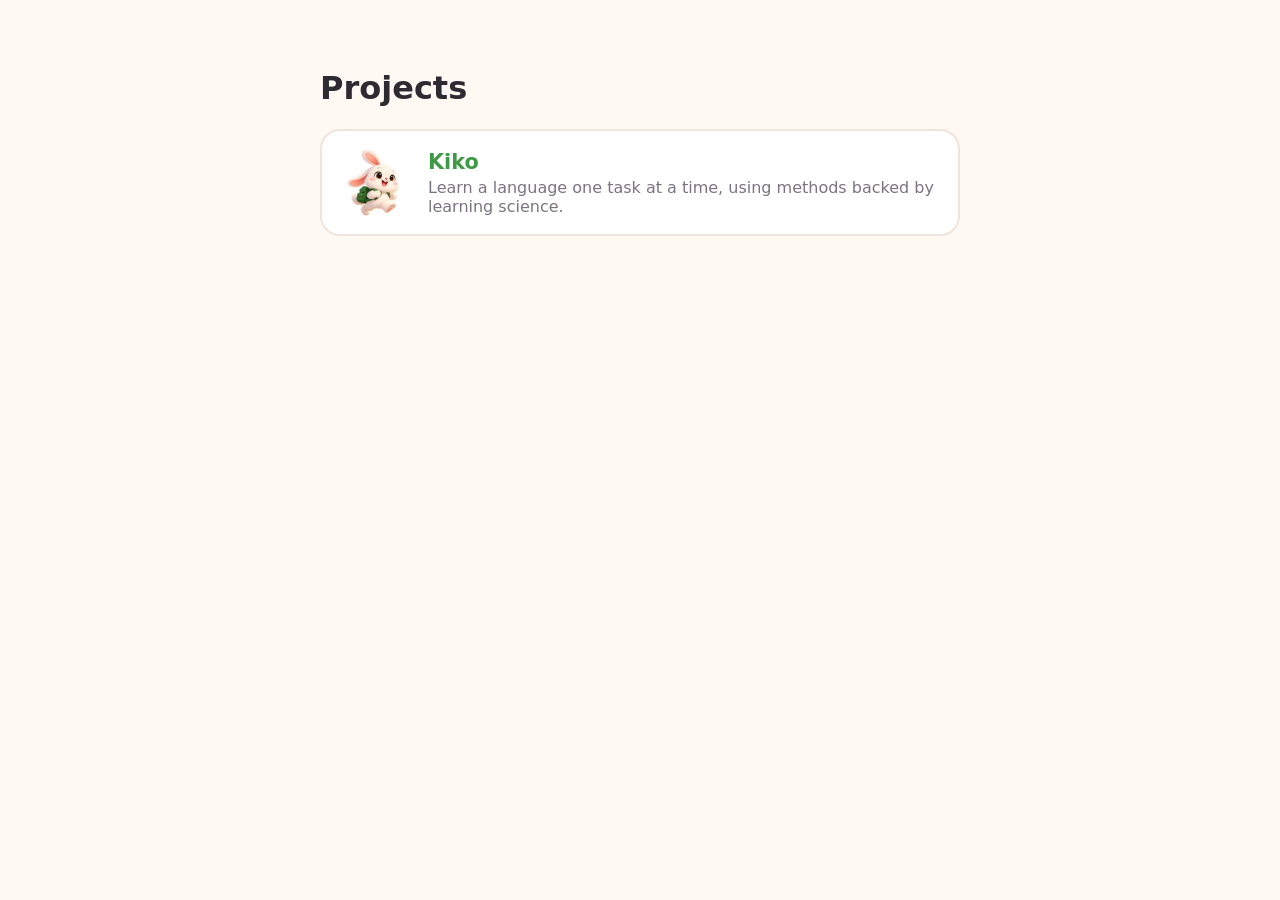
<file: index.html>
<!doctype html>
<html lang="en">
<head>
  <meta charset="utf-8">
  <meta name="viewport" content="width=device-width, initial-scale=1">
  <title>Portfolio</title>
  <link rel="icon" href="kiko/assets/kiko-192.png">
  <style>
    :root { --bg: #fff8f3; --ink: #2d2a32; --muted: #7b7480; --card: #fff; --line: #f0e4dc; --green: #3f9a46; }
    @media (prefers-color-scheme: dark) { :root { --bg: #1d1b20; --ink: #f5eff2; --muted: #a9a1ad; --card: #2a272e; --line: #3a363f; --green: #5bbb62; } }
    body { margin: 0; font-family: system-ui, sans-serif; background: var(--bg); color: var(--ink); }
    main { max-width: 640px; margin: 0 auto; padding: 48px 16px; }
    a.card { display: flex; align-items: center; gap: 16px; padding: 18px; border: 2px solid var(--line); border-radius: 20px; background: var(--card); color: inherit; text-decoration: none; }
    a.card:hover { border-color: var(--green); }
    a.card img { width: 72px; height: auto; }
    a.card b { font-size: 1.3rem; color: var(--green); }
    a.card p { margin: 4px 0 0; color: var(--muted); }
  </style>
</head>
<body>
  <main>
    <h1>Projects</h1>
    <a class="card" href="kiko/">
      <img src="kiko/assets/kiko-192.png" alt="Kiko the bunny">
      <div><b>Kiko</b><p>Learn a language one task at a time, using methods backed by learning science.</p></div>
    </a>
  </main>
</body>
</html>
</file>
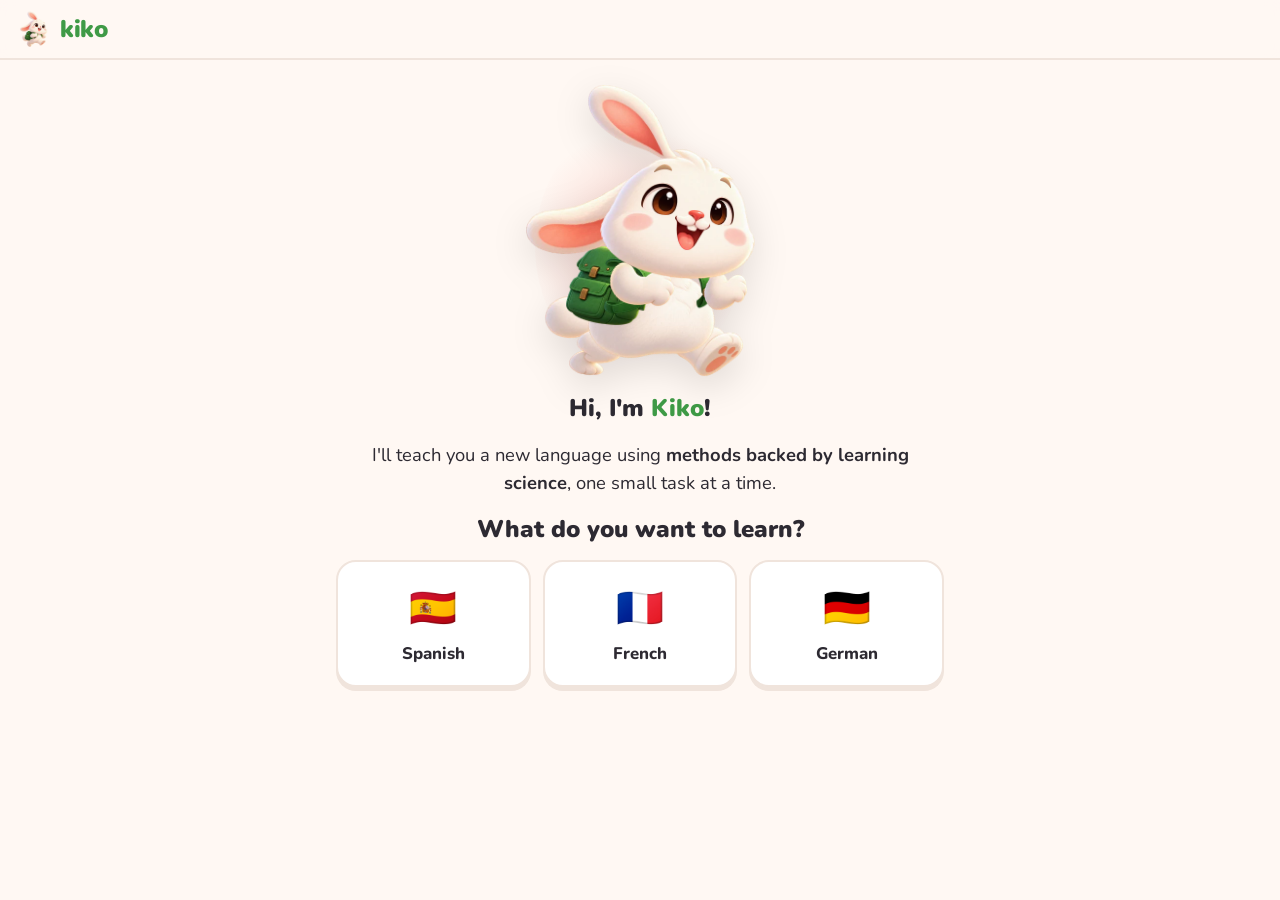
<file: kiko/index.html>
<!doctype html>
<html lang="en">
<head>
  <meta charset="utf-8">
  <meta name="viewport" content="width=device-width, initial-scale=1">
  <title>Kiko · Learn languages the science-backed way</title>
  <meta name="description" content="Kiko teaches you a language one task at a time, using spaced repetition, retrieval practice, comprehensible input and other evidence-based methods.">
  <meta name="theme-color" content="#3f9a46">
  <link rel="icon" href="assets/kiko-192.png">
  <link rel="apple-touch-icon" href="assets/kiko-192.png">
  <link rel="preconnect" href="https://fonts.googleapis.com">
  <link rel="preconnect" href="https://fonts.gstatic.com" crossorigin>
  <link href="https://fonts.googleapis.com/css2?family=Nunito:wght@400;600;800;900&display=swap" rel="stylesheet">
  <link rel="stylesheet" href="styles.css?v=11">
</head>
<body>
  <header class="topbar">
    <button id="logo" class="logo" aria-label="Kiko home">
      <img src="assets/kiko-192.png" alt=""><span>kiko</span>
    </button>
    <div id="hud" class="hud"></div>
  </header>
  <main id="app" class="app"></main>
  <div id="sheet"></div>
  <script src="data.js?v=11"></script>
  <script src="kiko-rig.js?v=11"></script>
  <script src="app.js?v=11"></script>
</body>
</html>
</file>
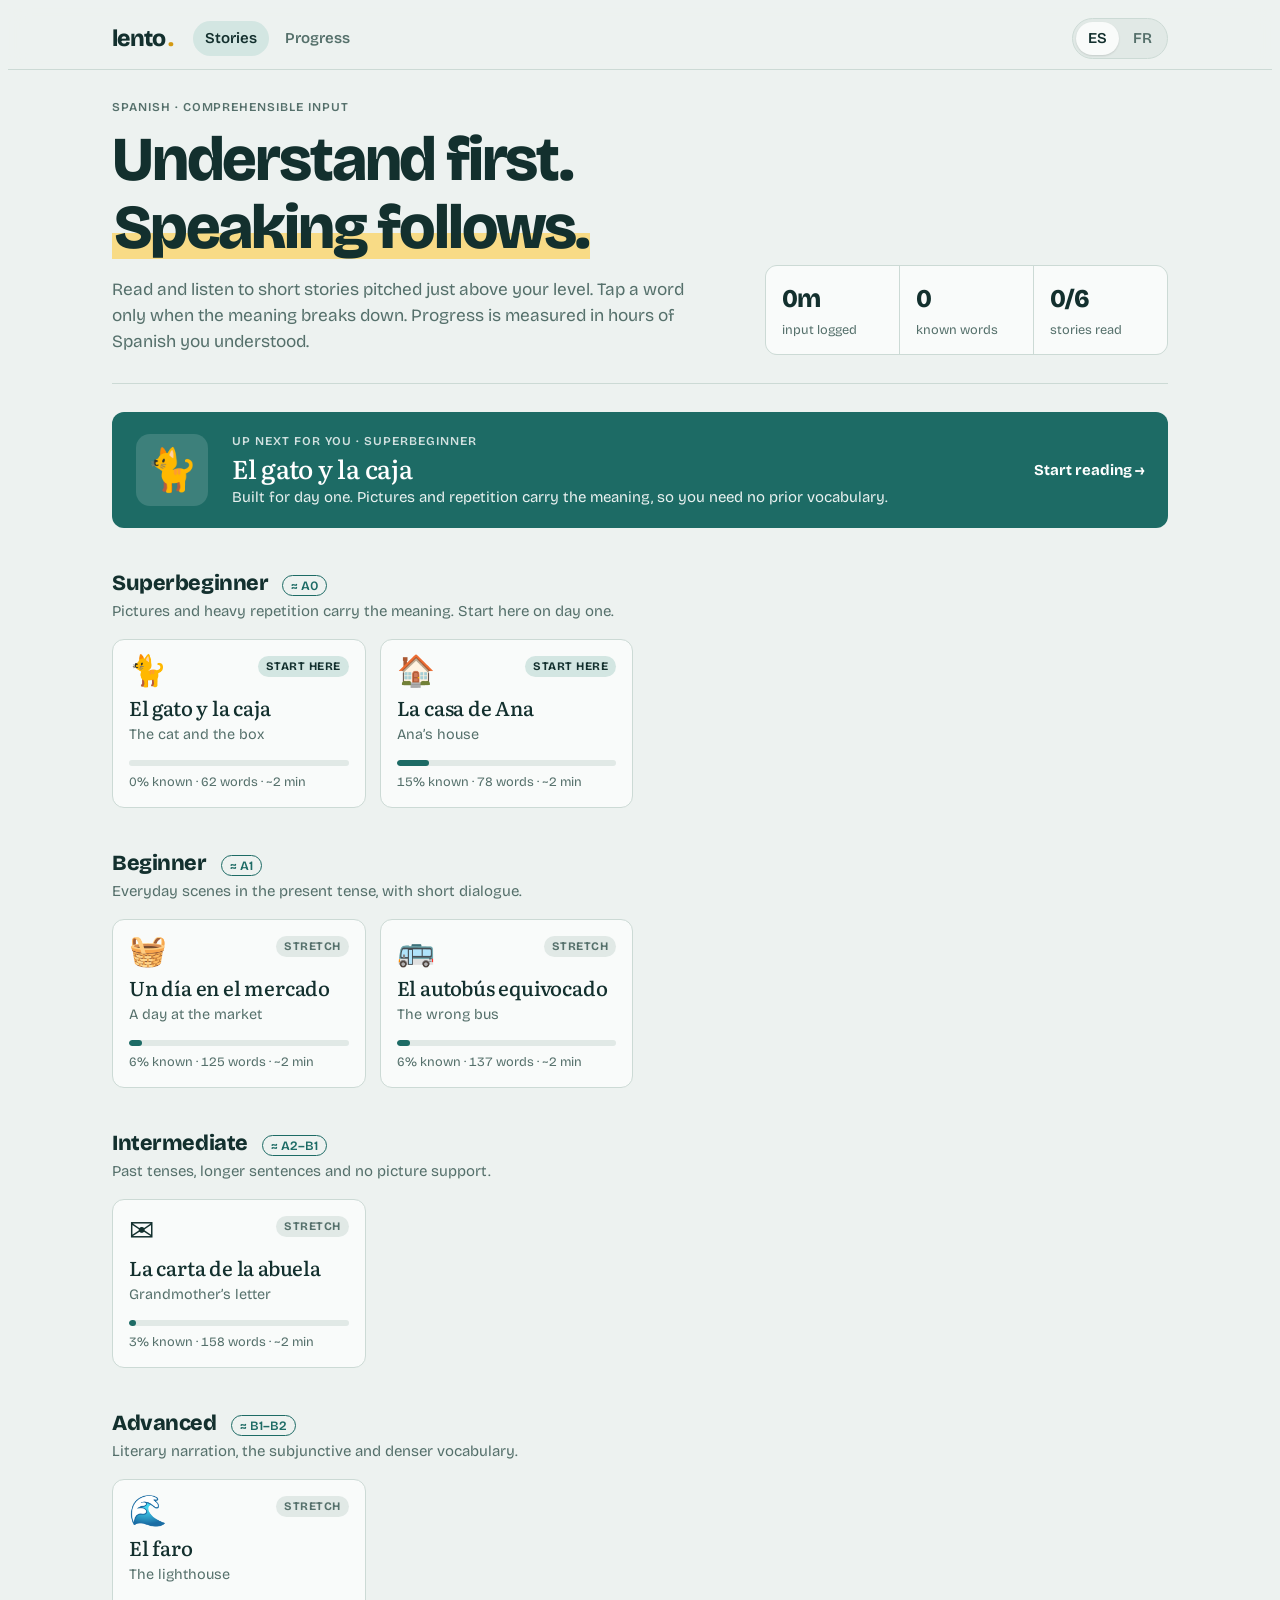
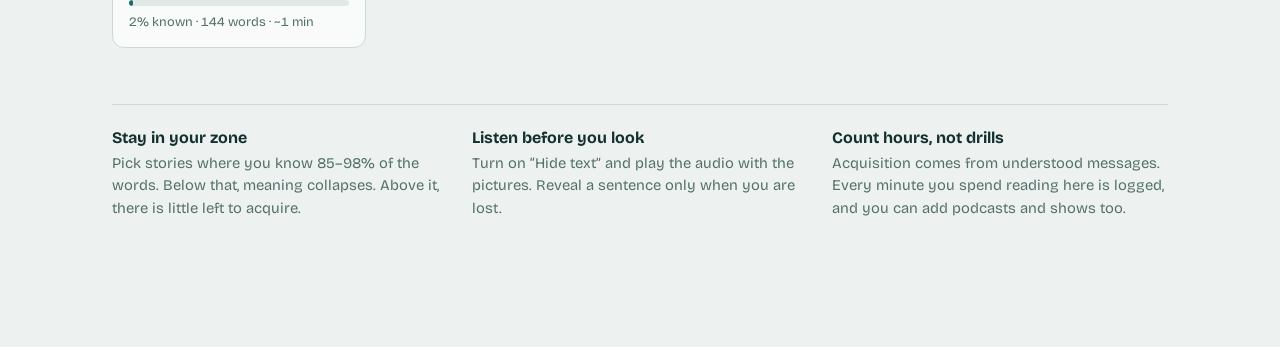
<file: lento/index.html>
<!doctype html>
<html lang="en">
<head>
<meta charset="utf-8">
<meta name="viewport" content="width=device-width, initial-scale=1, viewport-fit=cover">
<title>Lento Reader</title>
<meta name="claude:viewport-fit-sides" content="cover">
<meta name="description" content="Learn Spanish and French through comprehensible input: graded stories with pictures, audio and tap-to-gloss words.">
<link rel="preconnect" href="https://fonts.googleapis.com">
<link rel="preconnect" href="https://fonts.gstatic.com" crossorigin>
<link rel="stylesheet" href="https://fonts.googleapis.com/css2?family=Bricolage+Grotesque:opsz,wght@12..96,400;12..96,600;12..96,800&family=Literata:ital,opsz,wght@0,7..72,400;0,7..72,500;1,7..72,400&display=swap">
<style>
/* Layout: a slim sticky bar over one calm column; the library is a shelf per level, the reader a single 42rem reading column. */
:root {
  --bg: #EDF2F0; --surface: #F9FBFA; --sunk: #E1E9E6; --ink: #13302E; --muted: #55706B; --line: #CCDAD5;
  --accent: #1D6B65; --accent-ink: #FFFFFF; --accent-soft: #D3E6E2;
  --mark: #D39A12; --mark-bg: #F8DB86; --mark-fg: #3A2A00;
  --good: #2A774A; --bad: #AE3F2A;
  --f-ui: "Bricolage Grotesque", "Avenir Next", "Segoe UI", system-ui, sans-serif;
  --f-read: "Literata", Georgia, "Times New Roman", serif;
  --r: 12px;
}
@media (prefers-color-scheme: dark) {
  :root:not([data-theme="light"]) {
    --bg: #0C1615; --surface: #13201E; --sunk: #0A1211; --ink: #E0EAE7; --muted: #8DA39E; --line: #233431;
    --accent: #5BC0B5; --accent-ink: #052320; --accent-soft: #173B37;
    --mark: #E8B53E; --mark-bg: #5A4513; --mark-fg: #FCE8B2;
    --good: #5DC48B; --bad: #EE8B74; color-scheme: dark;
  }
}
:root[data-theme="dark"] {
  --bg: #0C1615; --surface: #13201E; --sunk: #0A1211; --ink: #E0EAE7; --muted: #8DA39E; --line: #233431;
  --accent: #5BC0B5; --accent-ink: #052320; --accent-soft: #173B37;
  --mark: #E8B53E; --mark-bg: #5A4513; --mark-fg: #FCE8B2;
  --good: #5DC48B; --bad: #EE8B74; color-scheme: dark;
}

* { box-sizing: border-box; }
[hidden] { display: none !important; }
body { background: var(--bg); color: var(--ink); font-family: var(--f-ui); font-size: 15px; line-height: 1.5; }
body::before { content: ""; position: fixed; inset: 0 0 auto; height: env(safe-area-inset-top, 0px); z-index: 10; background: var(--bg); }
a { color: inherit; }
button, input, select { font: inherit; color: inherit; }
:focus-visible { outline: 2px solid var(--accent); outline-offset: 2px; border-radius: 4px; }
h1, h2, h3 { text-wrap: balance; margin: 0; line-height: 1.1; }
p { margin: 0; }

.wrap { max-width: 68rem; margin: 0 auto; padding-left: max(16px, env(safe-area-inset-left, 0px)); padding-right: max(16px, env(safe-area-inset-right, 0px)); }

/* top bar */
.bar { position: sticky; top: env(safe-area-inset-top, 0px); z-index: 5; background: color-mix(in srgb, var(--bg) 88%, transparent); backdrop-filter: blur(10px); border-bottom: 1px solid var(--line); }
.bar .wrap { display: flex; align-items: center; gap: 12px 20px; flex-wrap: wrap; padding-block: 10px; }
.brand { font-weight: 800; font-size: 1.45rem; letter-spacing: -0.03em; text-decoration: none; display: flex; align-items: baseline; gap: 2px; }
.brand i { font-style: normal; color: var(--mark); }
.nav { display: flex; gap: 4px; margin-right: auto; }
.nav a { text-decoration: none; padding: 6px 12px; border-radius: 999px; color: var(--muted); font-weight: 600; }
.nav a[aria-current="page"] { background: var(--accent-soft); color: var(--ink); }
.seg { display: inline-flex; background: var(--sunk); border: 1px solid var(--line); border-radius: 999px; padding: 3px; gap: 2px; }
.seg button { border: 0; background: none; padding: 5px 12px; border-radius: 999px; cursor: pointer; font-weight: 600; color: var(--muted); }
.seg button[aria-pressed="true"] { background: var(--surface); color: var(--ink); box-shadow: 0 1px 2px rgb(0 0 0 / .12); }

main { padding-block: 28px 120px; }
.eyebrow { font-size: .75rem; font-weight: 600; letter-spacing: .08em; text-transform: uppercase; color: var(--muted); }

/* buttons */
.btn { display: inline-flex; align-items: center; gap: 8px; border: 1px solid var(--line); background: var(--surface); padding: 9px 16px; border-radius: 999px; font-weight: 600; cursor: pointer; text-decoration: none; white-space: nowrap; }
.btn:hover { border-color: var(--accent); }
.btn.primary { background: var(--accent); color: var(--accent-ink); border-color: var(--accent); }
.btn.primary:hover { filter: brightness(1.08); }
.btn.small { padding: 5px 11px; font-size: .85rem; }
.btn.danger { color: var(--bad); }
.btn svg { width: 14px; height: 14px; fill: currentColor; }

/* library */
.intro { display: grid; grid-template-columns: minmax(0, 1.5fr) minmax(0, 1fr); gap: 24px 48px; align-items: end; padding-bottom: 28px; border-bottom: 1px solid var(--line); }
.intro h1 { font-size: clamp(2.2rem, 5.5vw, 3.9rem); font-weight: 800; letter-spacing: -0.035em; margin-block: 10px 14px; }
.intro h1 span { background: linear-gradient(transparent 58%, var(--mark-bg) 58% 92%, transparent 92%); padding-inline: 2px; }
.lede { font-size: 1.08rem; color: var(--muted); max-width: 38rem; }
.stats { display: grid; grid-template-columns: repeat(3, minmax(0, 1fr)); gap: 1px; background: var(--line); border: 1px solid var(--line); border-radius: var(--r); overflow: hidden; }
.stats div { background: var(--surface); padding: 14px 16px; display: flex; flex-direction: column; gap: 2px; }
.stats b { font-size: 1.6rem; font-weight: 800; letter-spacing: -0.02em; font-variant-numeric: tabular-nums; }
.stats span { font-size: .8rem; color: var(--muted); }

.upnext { margin-top: 28px; display: grid; grid-template-columns: auto minmax(0, 1fr) auto; gap: 18px 24px; align-items: center; padding: 20px 24px; border-radius: var(--r); background: var(--accent); color: var(--accent-ink); text-decoration: none; }
.upnext .eyebrow { color: inherit; opacity: .8; }
.upnext h2 { font-size: 1.6rem; font-weight: 800; margin-block: 4px; font-family: var(--f-read); font-weight: 500; letter-spacing: -0.01em; }
.upnext p { opacity: .9; max-width: 44rem; }
.upnext .cover { font-size: 2.6rem; width: 4.5rem; height: 4.5rem; display: grid; place-items: center; border-radius: 14px; background: rgb(255 255 255 / .14); }
.upnext .go { font-weight: 700; white-space: nowrap; }

.shelf { margin-top: 44px; }
.shelf-head { display: flex; flex-wrap: wrap; align-items: baseline; gap: 4px 14px; margin-bottom: 16px; }
.shelf-head h2 { font-size: 1.35rem; font-weight: 800; letter-spacing: -0.02em; }
.cefr { font-size: .8rem; font-weight: 600; color: var(--accent); border: 1px solid var(--accent); border-radius: 999px; padding: 0 8px; }
.shelf-head p { color: var(--muted); flex-basis: 100%; }
.cards { display: grid; grid-template-columns: repeat(auto-fill, minmax(min(100%, 15.5rem), 1fr)); gap: 14px; }
.card { display: flex; flex-direction: column; gap: 6px; padding: 16px; background: var(--surface); border: 1px solid var(--line); border-radius: var(--r); text-decoration: none; transition: border-color .15s, transform .15s; }
.card:hover { border-color: var(--accent); transform: translateY(-2px); }
.card-top { display: flex; justify-content: space-between; align-items: flex-start; margin-bottom: 4px; }
.card .cover { font-size: 1.9rem; line-height: 1; }
.card h3 { font-family: var(--f-read); font-weight: 500; font-size: 1.25rem; letter-spacing: -0.01em; }
.card .en { color: var(--muted); font-size: .9rem; }
.card .meta { font-size: .8rem; color: var(--muted); font-variant-numeric: tabular-nums; margin-top: auto; }
.meter { height: 6px; border-radius: 99px; background: var(--sunk); overflow: hidden; margin-top: 8px; }
.meter i { display: block; height: 100%; width: var(--v); background: var(--accent); border-radius: 99px; }
.badge { font-size: .72rem; font-weight: 700; letter-spacing: .04em; text-transform: uppercase; padding: 2px 8px; border-radius: 999px; background: var(--sunk); color: var(--muted); }
.b-zone { background: var(--mark-bg); color: var(--mark-fg); }
.b-start { background: var(--accent-soft); color: var(--ink); }
.b-done { background: none; color: var(--good); border: 1px solid currentColor; }

.method { margin-top: 56px; display: grid; grid-template-columns: repeat(auto-fit, minmax(min(100%, 16rem), 1fr)); gap: 24px; padding-top: 24px; border-top: 1px solid var(--line); }
.method h3 { font-size: 1rem; font-weight: 700; margin-bottom: 6px; }
.method p { color: var(--muted); font-size: .92rem; }

/* reader */
.reader { max-width: 42rem; margin: 0 auto; }
.back { text-decoration: none; color: var(--muted); font-weight: 600; font-size: .9rem; }
.back:hover { color: var(--ink); }
.r-head { margin-block: 18px 18px; }
.r-head h1 { font-family: var(--f-read); font-weight: 500; font-size: clamp(2rem, 6vw, 2.8rem); letter-spacing: -0.02em; margin-block: 8px 4px; }
.r-head .sub { color: var(--muted); font-style: italic; font-family: var(--f-read); }
.cov-line { margin-top: 12px; display: flex; align-items: center; gap: 10px; font-size: .9rem; color: var(--muted); font-variant-numeric: tabular-nums; }
.cov-line .meter { flex: 1; max-width: 12rem; margin: 0; }

.controls { position: sticky; top: calc(env(safe-area-inset-top, 0px) + 58px); z-index: 4; display: flex; flex-wrap: wrap; align-items: center; gap: 8px 10px; padding: 10px 12px; margin-inline: -12px; background: color-mix(in srgb, var(--bg) 92%, transparent); backdrop-filter: blur(10px); border-radius: var(--r); border: 1px solid var(--line); }
.controls select { border: 1px solid var(--line); background: var(--surface); border-radius: 999px; padding: 6px 10px; font-weight: 600; font-size: .85rem; }
.toggle { display: inline-flex; align-items: center; gap: 6px; font-size: .85rem; font-weight: 600; color: var(--muted); cursor: pointer; padding: 6px 10px; border-radius: 999px; border: 1px solid var(--line); background: var(--surface); }
.toggle input { accent-color: var(--accent); margin: 0; }
.timer { margin-left: auto; font-size: .82rem; color: var(--muted); font-variant-numeric: tabular-nums; }
.timer b { color: var(--ink); }
.voice-note { font-size: .82rem; color: var(--bad); margin-top: 8px; }

.sents { list-style: none; padding: 0; margin: 22px 0 0; display: flex; flex-direction: column; }
.sent { display: grid; grid-template-columns: minmax(0, 1fr); gap: 14px; padding: 14px 12px; margin-inline: -12px; border-radius: var(--r); transition: background .2s; }
.has-pics .sent { grid-template-columns: 3.6rem minmax(0, 1fr); }
.sent.speaking { background: var(--accent-soft); }
.pic { width: 3.6rem; height: 3.6rem; display: grid; place-items: center; font-size: 2rem; background: var(--surface); border: 1px solid var(--line); border-radius: 14px; }
.tl { font-family: var(--f-read); font-size: 1.32rem; line-height: 1.65; transition: filter .25s; }
.en-tr { margin-top: 6px; color: var(--muted); font-size: .95rem; border-left: 2px solid var(--line); padding-left: 10px; }
.s-actions { display: flex; gap: 6px; margin-top: 6px; opacity: .55; transition: opacity .15s; }
.sent:hover .s-actions, .sent:focus-within .s-actions, .sent.speaking .s-actions { opacity: 1; }
.icon-btn { border: 1px solid var(--line); background: var(--surface); border-radius: 999px; padding: 2px 10px; font-size: .75rem; font-weight: 700; letter-spacing: .04em; cursor: pointer; display: inline-flex; align-items: center; gap: 5px; color: var(--muted); }
.icon-btn:hover { color: var(--ink); border-color: var(--accent); }
.icon-btn svg { width: 10px; height: 10px; fill: currentColor; }

.w { cursor: pointer; border-radius: 4px; padding: 0 1px; margin: 0 -1px; transition: background .15s; }
.w:hover { background: var(--accent-soft); }
.marks .w.s-new { text-decoration: underline dotted var(--mark); text-decoration-thickness: 2px; text-underline-offset: 5px; }
.marks .w.s-learn { background: var(--mark-bg); color: var(--mark-fg); }
.w.active { outline: 2px solid var(--accent); }
.hide-text .sent:not(.revealed) .tl { filter: blur(7px); cursor: pointer; user-select: none; }
.hide-text .sent:not(.revealed) .tl .w { pointer-events: none; }

.panel { margin-top: 36px; padding: 22px; border-radius: var(--r); background: var(--surface); border: 1px solid var(--line); }
.panel h2 { font-size: 1.25rem; font-weight: 800; letter-spacing: -0.015em; margin-bottom: 4px; }
.panel > p { color: var(--muted); }
.q { margin-top: 20px; }
.q-text { font-family: var(--f-read); font-size: 1.12rem; margin-bottom: 10px; }
.opts { display: flex; flex-wrap: wrap; gap: 8px; }
.opt { border: 1px solid var(--line); background: var(--bg); padding: 8px 14px; border-radius: 10px; cursor: pointer; font-family: var(--f-read); font-size: 1rem; text-align: left; }
.opt:hover:not(:disabled) { border-color: var(--accent); }
.opt:disabled { cursor: default; }
.opt.right { border-color: var(--good); color: var(--good); font-weight: 500; }
.opt.wrong { border-color: var(--bad); color: var(--bad); text-decoration: line-through; }
.q-fb { font-size: .85rem; margin-top: 6px; min-height: 1.3em; }
.q-fb.ok { color: var(--good); } .q-fb.no { color: var(--bad); }
.chk { display: flex; gap: 10px; align-items: flex-start; margin-block: 14px 18px; cursor: pointer; }
.chk input { margin-top: 4px; accent-color: var(--accent); }
.row { display: flex; flex-wrap: wrap; gap: 10px; align-items: center; }
.done-sum { font-size: 1.05rem; margin-block: 8px 18px; }
.done-sum b { font-variant-numeric: tabular-nums; }

/* word sheet */
.sheet { position: fixed; left: 0; right: 0; bottom: 0; z-index: 20; display: flex; justify-content: center; padding-left: max(12px, env(safe-area-inset-left, 0px)); padding-right: max(12px, env(safe-area-inset-right, 0px)); padding-bottom: calc(12px + env(safe-area-inset-bottom, 0px)); pointer-events: none; }
.sheet-in { pointer-events: auto; width: 100%; max-width: 30rem; background: var(--surface); border: 1px solid var(--line); border-radius: 16px; box-shadow: 0 12px 40px rgb(0 0 0 / .22); padding: 16px 18px; animation: up .18s ease-out; }
@keyframes up { from { transform: translateY(14px); opacity: .4; } }
.sh-top { display: flex; align-items: center; gap: 10px; }
.sh-word { font-family: var(--f-read); font-size: 1.6rem; font-weight: 500; margin-right: auto; overflow-wrap: anywhere; }
.sh-gloss { margin-block: 4px 14px; font-size: 1.02rem; }
.sh-gloss.none { color: var(--muted); font-style: italic; }
.x { border: 0; background: none; font-size: 1.5rem; line-height: 1; cursor: pointer; color: var(--muted); padding: 2px 6px; }
.sheet .seg { width: 100%; }
.sheet .seg button { flex: 1; }

/* progress */
.p-head { display: grid; grid-template-columns: minmax(0, 1fr) auto; gap: 16px; align-items: end; }
.p-head h1 { font-size: clamp(2rem, 5vw, 3rem); font-weight: 800; letter-spacing: -0.03em; margin-top: 8px; }
.big { font-size: clamp(3rem, 9vw, 5.5rem); font-weight: 800; letter-spacing: -0.045em; line-height: 1; font-variant-numeric: tabular-nums; }
.big small { font-size: .4em; color: var(--muted); letter-spacing: -0.01em; font-weight: 600; }
.split { color: var(--muted); margin-top: 8px; font-variant-numeric: tabular-nums; }
.grid2 { display: grid; grid-template-columns: minmax(0, 1.2fr) minmax(0, 1fr); gap: 20px; margin-top: 28px; align-items: start; }
.card-p { background: var(--surface); border: 1px solid var(--line); border-radius: var(--r); padding: 20px; min-width: 0; }
.card-p h2 { font-size: 1.1rem; font-weight: 800; margin-bottom: 4px; }
.card-p .hint { color: var(--muted); font-size: .88rem; }
.chart { width: 100%; height: auto; display: block; margin-top: 12px; }
.chart .grid { stroke: var(--line); stroke-width: 1; }
.chart text { fill: var(--muted); font-size: 11px; font-family: var(--f-ui); }
.chart text.today { fill: var(--ink); font-weight: 700; }
.chart .r { fill: var(--accent); } .chart .o { fill: var(--mark); }
.legend { display: flex; gap: 16px; font-size: .82rem; color: var(--muted); margin-top: 8px; }
.legend i { display: inline-block; width: 10px; height: 10px; border-radius: 3px; margin-right: 6px; vertical-align: -1px; }

.ladder { list-style: none; padding: 0; margin: 14px 0 0; display: flex; flex-direction: column; }
.ladder li { display: grid; grid-template-columns: 4.2rem minmax(0, 1fr); gap: 12px; padding: 10px 0; border-top: 1px solid var(--line); color: var(--muted); }
.ladder li:first-child { border-top: 0; }
.ladder .h { font-weight: 800; font-variant-numeric: tabular-nums; }
.ladder b { display: block; color: inherit; font-weight: 700; }
.ladder .reached { color: var(--ink); }
.ladder .reached .h { color: var(--accent); }
.ladder .current { background: var(--accent-soft); border-radius: 10px; padding-inline: 10px; margin-inline: -10px; border-top-color: transparent; }
.ladder .current + li { border-top-color: transparent; }
.ladder .nextm .meter { max-width: 14rem; }
.ladder small { display: block; font-size: .8rem; margin-top: 4px; font-variant-numeric: tabular-nums; }

form.log { display: grid; grid-template-columns: repeat(3, minmax(0, 1fr)); gap: 10px; margin-top: 14px; }
form.log label { display: flex; flex-direction: column; gap: 4px; font-size: .78rem; font-weight: 600; color: var(--muted); }
form.log input, form.log select { border: 1px solid var(--line); background: var(--bg); border-radius: 8px; padding: 8px 10px; min-width: 0; width: 100%; font-weight: 500; color: var(--ink); }
form.log .btn { grid-column: 1 / -1; justify-content: center; }
.recent { list-style: none; padding: 0; margin: 14px 0 0; font-size: .88rem; }
.recent li { display: flex; gap: 10px; align-items: center; padding: 6px 0; border-top: 1px solid var(--line); font-variant-numeric: tabular-nums; }
.recent li span:first-child { flex: 1; min-width: 0; }
.linkish { border: 0; background: none; color: var(--muted); cursor: pointer; text-decoration: underline; font-size: .8rem; padding: 0; }

.vocab-counts { display: flex; gap: 24px; margin-top: 10px; }
.vocab-counts b { font-size: 1.8rem; font-weight: 800; display: block; line-height: 1.1; font-variant-numeric: tabular-nums; }
.vocab-counts span { font-size: .8rem; color: var(--muted); }
.chips { display: flex; flex-wrap: wrap; gap: 6px; margin-top: 14px; }
.chip { border: 1px solid var(--line); background: var(--mark-bg); color: var(--mark-fg); border-radius: 8px; padding: 4px 10px; cursor: pointer; text-align: left; }
.chip span { font-family: var(--f-read); font-weight: 500; }
.chip small { opacity: .75; margin-left: 4px; }
.chip:hover { border-color: var(--mark); }
.empty { color: var(--muted); font-size: .9rem; margin-top: 12px; }
.confirm { margin-top: 12px; padding: 12px; border: 1px solid var(--bad); border-radius: 10px; }
.confirm p { margin-bottom: 10px; }

.toast { position: fixed; left: 50%; bottom: calc(24px + env(safe-area-inset-bottom, 0px)); transform: translateX(-50%); z-index: 30; background: var(--ink); color: var(--bg); padding: 10px 18px; border-radius: 999px; font-weight: 600; font-size: .9rem; box-shadow: 0 8px 24px rgb(0 0 0 / .25); max-width: calc(100% - 32px); }

@media (max-width: 760px) {
  .intro, .grid2, .p-head { grid-template-columns: minmax(0, 1fr); }
  .upnext { grid-template-columns: auto minmax(0, 1fr); }
  .upnext .go { grid-column: 1 / -1; }
  .tl { font-size: 1.2rem; }
  .bar { position: static; }
  .controls { top: env(safe-area-inset-top, 0px); }
}
@media (max-width: 460px) {
  form.log { grid-template-columns: minmax(0, 1fr) minmax(0, 1fr); }
  form.log label:last-of-type { grid-column: 1 / -1; }
  .has-pics .sent { grid-template-columns: 2.8rem minmax(0, 1fr); gap: 10px; }
  .pic { width: 2.8rem; height: 2.8rem; font-size: 1.5rem; border-radius: 10px; }
  .stats b { font-size: 1.3rem; }
}
@media (prefers-reduced-motion: reduce) {
  *, *::before, *::after { animation: none !important; transition: none !important; }
}
</style>
</head>
<body>

<header class="bar">
  <div class="wrap">
    <a class="brand" href="#library" aria-label="Lento home">lento<i>.</i></a>
    <nav class="nav" aria-label="Main">
      <a href="#library" data-nav="library">Stories</a>
      <a href="#progress" data-nav="progress">Progress</a>
    </nav>
    <div class="seg" role="group" aria-label="Language" id="langs"></div>
  </div>
</header>
<main class="wrap" id="app"></main>

<div class="sheet" id="sheet" hidden>
  <div class="sheet-in" role="dialog" aria-label="Word details">
    <div class="sh-top">
      <span class="sh-word" id="sh-word"></span>
      <button class="icon-btn" id="sh-say" type="button"><svg viewBox="0 0 10 10" aria-hidden="true"><path d="M1 0l9 5-9 5z"/></svg>Hear it</button>
      <button class="x" id="sh-close" type="button" aria-label="Close">×</button>
    </div>
    <p class="sh-gloss" id="sh-gloss"></p>
    <div class="seg" role="group" aria-label="How well do you know this word?" id="sh-states">
      <button type="button" data-s="0">New</button>
      <button type="button" data-s="1">Learning</button>
      <button type="button" data-s="2">Known</button>
    </div>
  </div>
</div>
<div class="toast" id="toast" role="status" hidden></div>

<script>
// DATA START
const LANGS = {
  es: { name: 'Spanish', native: 'Español', short: 'ES', tts: 'es-ES' },
  fr: { name: 'French', native: 'Français', short: 'FR', tts: 'fr-FR' },
};
const LEVELS = [
  { name: 'Superbeginner', cefr: 'A0', wpm: 35, desc: 'Pictures and heavy repetition carry the meaning. Start here on day one.' },
  { name: 'Beginner', cefr: 'A1', wpm: 55, desc: 'Everyday scenes in the present tense, with short dialogue.' },
  { name: 'Intermediate', cefr: 'A2–B1', wpm: 80, desc: 'Past tenses, longer sentences and no picture support.' },
  { name: 'Advanced', cefr: 'B1–B2', wpm: 100, desc: 'Literary narration, the subjunctive and denser vocabulary.' },
];
const NAMES = {
  es: ['ana', 'toto', 'luis', 'marta', 'sofía', 'tomás'],
  fr: ['max', 'léa', 'paul', 'claire', 'paris', 'nice', 'anne', 'lyon'],
};

// Each sentence: [target text, English, picture]
const STORIES = [
  { id: 'es-gato', lang: 'es', level: 0, cover: '🐈', title: 'El gato y la caja', en: 'The cat and the box',
    sentences: [
      ['Hay un gato.', 'There is a cat.', '🐈'],
      ['El gato es pequeño.', 'The cat is small.', '🐈'],
      ['El gato es negro.', 'The cat is black.', '🐈‍⬛'],
      ['Hay una caja.', 'There is a box.', '📦'],
      ['La caja es grande.', 'The box is big.', '📦'],
      ['¿El gato es grande? No. El gato es pequeño.', 'Is the cat big? No. The cat is small.', '🤏'],
      ['El gato mira la caja.', 'The cat looks at the box.', '👀'],
      ['El gato quiere la caja.', 'The cat wants the box.', '💭'],
      ['El gato salta. ¡Hop!', 'The cat jumps. Hop!', '⤴️'],
      ['Ahora el gato está en la caja.', 'Now the cat is in the box.', '📦'],
      ['El gato está contento.', 'The cat is happy.', '😺'],
      ['La caja es grande y el gato es pequeño. ¡Perfecto!', 'The box is big and the cat is small. Perfect!', '✨'],
    ],
    questions: [
      ['¿El gato es grande o pequeño?', ['Grande', 'Pequeño', 'Azul'], 1],
      ['¿Dónde está el gato ahora?', ['En la casa', 'En la caja', 'En el autobús'], 1],
    ] },
  { id: 'es-ana', lang: 'es', level: 0, cover: '🏠', title: 'La casa de Ana', en: 'Ana’s house',
    sentences: [
      ['Esta es Ana.', 'This is Ana.', '👩'],
      ['Ana tiene una casa.', 'Ana has a house.', '🏠'],
      ['La casa de Ana es azul.', 'Ana’s house is blue.', '🔵'],
      ['La casa no es roja. La casa es azul.', 'The house is not red. The house is blue.', '🔵'],
      ['En la casa hay una cocina.', 'In the house there is a kitchen.', '🍳'],
      ['En la cocina hay una mesa y dos sillas.', 'In the kitchen there is a table and two chairs.', '🪑'],
      ['Ana tiene un perro.', 'Ana has a dog.', '🐕'],
      ['El perro se llama Toto.', 'The dog is called Toto.', '🐕'],
      ['Toto no tiene una casa grande. Toto tiene una cama pequeña.', 'Toto doesn’t have a big house. Toto has a small bed.', '🛏️'],
      ['Por la mañana, Ana come en la cocina.', 'In the morning, Ana eats in the kitchen.', '☀️'],
      ['Toto también come. ¡Toto come mucho!', 'Toto eats too. Toto eats a lot!', '🍽️'],
      ['Ana dice: «¡Toto, no! ¡Es mi pan!»', 'Ana says: “Toto, no! That’s my bread!”', '🍞'],
    ],
    questions: [
      ['¿De qué color es la casa de Ana?', ['Roja', 'Azul', 'Negra'], 1],
      ['¿Cómo se llama el perro?', ['Ana', 'Toto', 'Luis'], 1],
      ['¿Dónde come Ana por la mañana?', ['En la cocina', 'En la cama', 'En el mercado'], 0],
    ] },
  { id: 'es-mercado', lang: 'es', level: 1, cover: '🧺', title: 'Un día en el mercado', en: 'A day at the market',
    sentences: [
      ['Es sábado. Luis va al mercado.', 'It’s Saturday. Luis goes to the market.', '🧺'],
      ['El mercado está cerca de su casa. Luis camina diez minutos.', 'The market is near his house. Luis walks for ten minutes.', '🚶'],
      ['En el mercado hay mucha gente y mucho ruido.', 'At the market there are lots of people and lots of noise.', '🗣️'],
      ['Luis quiere comprar fruta.', 'Luis wants to buy fruit.', '🍎'],
      ['Una señora vende manzanas, naranjas y plátanos.', 'A woman sells apples, oranges and bananas.', '🍊'],
      ['—Buenos días —dice Luis—. ¿Cuánto cuestan las manzanas?', '“Good morning,” says Luis. “How much are the apples?”', '💬'],
      ['—Dos euros el kilo —dice la señora.', '“Two euros a kilo,” says the woman.', '⚖️'],
      ['—Un kilo de manzanas, por favor. Y tres plátanos.', '“A kilo of apples, please. And three bananas.”', '🍌'],
      ['La señora pone la fruta en una bolsa. Luis paga con un billete de cinco euros.', 'The woman puts the fruit in a bag. Luis pays with a five-euro note.', '💶'],
      ['—Gracias. Aquí tiene su cambio —dice la señora.', '“Thank you. Here’s your change,” says the woman.', '🪙'],
      ['Luis cuenta el dinero. ¡La señora le da demasiado cambio!', 'Luis counts the money. The woman gives him too much change!', '🤔'],
      ['—Perdone, señora. Usted me da un euro de más.', '“Excuse me, ma’am. You’ve given me one euro too many.”', '☝️'],
      ['La señora sonríe. —¡Qué honesto! Toma, una naranja para ti.', 'The woman smiles. “How honest! Here, an orange for you.”', '🍊'],
      ['Luis vuelve a casa con su fruta y una naranja gratis.', 'Luis goes back home with his fruit and a free orange.', '😊'],
    ],
    questions: [
      ['¿Qué día es?', ['Lunes', 'Sábado', 'Domingo'], 1],
      ['¿Qué quiere comprar Luis?', ['Pan', 'Fruta', 'Un libro'], 1],
      ['¿Qué le da la señora al final?', ['Una manzana', 'Un plátano', 'Una naranja'], 2],
    ] },
  { id: 'es-autobus', lang: 'es', level: 1, cover: '🚌', title: 'El autobús equivocado', en: 'The wrong bus',
    sentences: [
      ['Marta vive en una ciudad grande. Todos los días toma el autobús para ir al trabajo.', 'Marta lives in a big city. Every day she takes the bus to go to work.', '🏙️'],
      ['Normalmente toma el autobús número doce.', 'She normally takes bus number twelve.', '🚌'],
      ['Pero hoy Marta está muy cansada. Lee un libro y no mira bien.', 'But today Marta is very tired. She reads a book and doesn’t look carefully.', '📖'],
      ['Sube al autobús número veintiuno.', 'She gets on bus number twenty-one.', '🚌'],
      ['Después de quince minutos, Marta levanta la cabeza.', 'After fifteen minutes, Marta lifts her head.', '⏱️'],
      ['Por la ventana ve árboles, vacas y un río.', 'Out the window she sees trees, cows and a river.', '🐄'],
      ['—¿Dónde estoy? —piensa Marta—. ¡Aquí no hay oficinas!', '“Where am I?” Marta thinks. “There are no offices here!”', '😳'],
      ['Marta habla con el conductor.', 'Marta talks to the driver.', '💬'],
      ['—Perdone, ¿este autobús va al centro?', '“Excuse me, does this bus go downtown?”', '❓'],
      ['—No, señora. Este autobús va al campo. El centro está en la otra dirección.', '“No, ma’am. This bus goes to the countryside. Downtown is the other way.”', '🌾'],
      ['Marta baja del autobús. Llama a su jefe por teléfono.', 'Marta gets off the bus. She calls her boss on the phone.', '📱'],
      ['—Lo siento, voy a llegar tarde. Estoy en el campo, con unas vacas.', '“I’m sorry, I’m going to be late. I’m in the countryside, with some cows.”', '🐄'],
      ['Su jefe se ríe. —No pasa nada, Marta. Disfruta de las vacas.', 'Her boss laughs. “No problem, Marta. Enjoy the cows.”', '😄'],
      ['Esa tarde, Marta llega a la oficina con una historia muy buena.', 'That afternoon, Marta arrives at the office with a very good story.', '🏢'],
    ],
    questions: [
      ['¿Qué autobús toma Marta normalmente?', ['El número doce', 'El número veintiuno', 'El número quince'], 0],
      ['¿Qué ve Marta por la ventana?', ['Oficinas', 'Vacas y un río', 'El mar'], 1],
      ['¿Cómo reacciona el jefe?', ['Se enfada.', 'Se ríe.', 'No contesta.'], 1],
    ] },
  { id: 'es-carta', lang: 'es', level: 2, cover: '✉️', title: 'La carta de la abuela', en: 'Grandmother’s letter',
    sentences: [
      ['Cuando Sofía tenía diez años, pasaba todos los veranos en el pueblo de su abuela.', 'When Sofía was ten years old, she spent every summer in her grandmother’s village.'],
      ['La casa de la abuela era vieja y olía a pan recién hecho.', 'Her grandmother’s house was old and smelled of freshly baked bread.'],
      ['Cada noche, después de cenar, la abuela le contaba historias de su juventud.', 'Every night, after dinner, her grandmother told her stories from her youth.'],
      ['Ahora Sofía tiene treinta años y vive lejos, en otro país.', 'Now Sofía is thirty and lives far away, in another country.'],
      ['Una mañana de otoño, encuentra una carta en su buzón.', 'One autumn morning, she finds a letter in her mailbox.'],
      ['Reconoce la letra enseguida: es de su abuela.', 'She recognizes the handwriting right away: it’s from her grandmother.'],
      ['«Querida Sofía —dice la carta—, el jardín está lleno de flores y la casa está muy tranquila sin ti.»', '“Dear Sofía,” says the letter, “the garden is full of flowers and the house is very quiet without you.”'],
      ['«No necesito regalos. Solo quiero escuchar tu voz otra vez.»', '“I don’t need presents. I just want to hear your voice again.”'],
      ['Sofía lee la carta dos veces. Luego mira por la ventana durante un largo rato.', 'Sofía reads the letter twice. Then she looks out the window for a long while.'],
      ['Esa misma tarde, compra un billete de tren.', 'That same afternoon, she buys a train ticket.'],
      ['Tres días después, llama a la puerta de la vieja casa.', 'Three days later, she knocks on the door of the old house.'],
      ['La abuela abre, la mira en silencio y después la abraza muy fuerte.', 'Her grandmother opens the door, looks at her in silence and then hugs her very tightly.'],
      ['—Sabía que ibas a venir —dice, sonriendo—. El pan todavía está caliente.', '“I knew you would come,” she says, smiling. “The bread is still warm.”'],
    ],
    questions: [
      ['¿Dónde pasaba Sofía los veranos?', ['En la playa', 'En el pueblo de su abuela', 'En otro país'], 1],
      ['¿Qué quiere la abuela?', ['Regalos', 'Escuchar la voz de Sofía', 'Un billete de tren'], 1],
      ['¿Qué hace Sofía después de leer la carta?', ['Compra un billete de tren.', 'Escribe otra carta.', 'Llama a su jefe.'], 0],
    ] },
  { id: 'es-faro', lang: 'es', level: 3, cover: '🌊', title: 'El faro', en: 'The lighthouse',
    sentences: [
      ['En una pequeña isla del norte vivía un hombre llamado Tomás, el guardián del faro.', 'On a small island in the north lived a man named Tomás, the lighthouse keeper.'],
      ['Su trabajo consistía en encender la luz cada noche para que los barcos no chocaran contra las rocas.', 'His job was to light the lamp every night so that ships would not crash into the rocks.'],
      ['Durante cuarenta años, no había fallado ni una sola noche.', 'For forty years, he had not missed a single night.'],
      ['Sin embargo, un invierno, una terrible tormenta cortó la electricidad de toda la isla.', 'One winter, however, a terrible storm cut the electricity on the whole island.'],
      ['Tomás sabía que un barco de pescadores estaba a punto de regresar al puerto.', 'Tomás knew that a fishing boat was about to return to the harbor.'],
      ['Sin perder ni un segundo, subió los ciento veinte escalones con una vieja lámpara de aceite.', 'Without losing a second, he climbed the hundred and twenty steps with an old oil lamp.'],
      ['El viento soplaba con tanta fuerza que apenas podía mantener la llama encendida.', 'The wind was blowing so hard that he could barely keep the flame lit.'],
      ['Aun así, se quedó allí arriba toda la noche, protegiendo la pequeña luz con sus manos.', 'Even so, he stayed up there all night, shielding the small light with his hands.'],
      ['Al amanecer, el barco entró en el puerto sin un solo rasguño.', 'At dawn, the boat sailed into the harbor without a single scratch.'],
      ['Los pescadores nunca supieron quién los había salvado, pero Tomás no necesitaba que se lo dijeran.', 'The fishermen never found out who had saved them, but Tomás didn’t need to be told.'],
    ],
    questions: [
      ['¿Cuál era el trabajo de Tomás?', ['Pescador', 'Guardián del faro', 'Conductor'], 1],
      ['¿Qué cortó la tormenta?', ['El puerto', 'La electricidad', 'El viento'], 1],
      ['¿Qué usó Tomás para hacer luz?', ['Una lámpara de aceite', 'Un teléfono', 'Una vela del barco'], 0],
    ] },

  { id: 'fr-chien', lang: 'fr', level: 0, cover: '🐕', title: 'Le chien bleu', en: 'The blue dog',
    sentences: [
      ['Voici un chien.', 'Here is a dog.', '🐕'],
      ['Le chien est bleu !', 'The dog is blue!', '🔵'],
      ['Un chien bleu ? Oui, un chien bleu.', 'A blue dog? Yes, a blue dog.', '🐕'],
      ['Le chien s’appelle Max.', 'The dog is called Max.', '🏷️'],
      ['Max a une balle.', 'Max has a ball.', '⚽'],
      ['La balle est rouge.', 'The ball is red.', '🔴'],
      ['Max aime la balle. Max aime beaucoup la balle.', 'Max likes the ball. Max likes the ball a lot.', '❤️'],
      ['Un jour, la balle tombe dans l’eau.', 'One day, the ball falls into the water.', '💧'],
      ['Max est triste.', 'Max is sad.', '😢'],
      ['Une petite fille arrive. Elle s’appelle Léa.', 'A little girl arrives. Her name is Léa.', '👧'],
      ['Léa prend la balle et la donne à Max.', 'Léa takes the ball and gives it to Max.', '🤲'],
      ['Maintenant, Max est content. Max et Léa jouent ensemble.', 'Now Max is happy. Max and Léa play together.', '🎉'],
    ],
    questions: [
      ['De quelle couleur est le chien ?', ['Rouge', 'Bleu', 'Noir'], 1],
      ['Où tombe la balle ?', ['Dans l’eau', 'Dans la rue', 'Dans le café'], 0],
      ['Comment s’appelle la petite fille ?', ['Anne', 'Max', 'Léa'], 2],
    ] },
  { id: 'fr-cafe', lang: 'fr', level: 1, cover: '☕', title: 'Au café', en: 'At the café',
    sentences: [
      ['C’est lundi matin. Paul entre dans un petit café.', 'It’s Monday morning. Paul walks into a small café.', '☕'],
      ['Il fait froid dehors, et Paul a froid.', 'It’s cold outside, and Paul is cold.', '🥶'],
      ['Il y a une table libre près de la fenêtre. Paul s’assoit.', 'There’s a free table near the window. Paul sits down.', '🪟'],
      ['Le serveur arrive : « Bonjour, monsieur. Qu’est-ce que vous voulez ? »', 'The waiter comes over: “Hello, sir. What would you like?”', '💬'],
      ['« Un café, s’il vous plaît. Et un croissant. »', '“A coffee, please. And a croissant.”', '🥐'],
      ['« Désolé, nous n’avons plus de croissants. »', '“Sorry, we have no more croissants.”', '🚫'],
      ['« Ah… Alors, une tartine avec du beurre. »', '“Ah… Then a slice of bread with butter.”', '🧈'],
      ['Cinq minutes après, le serveur apporte un grand café chaud et une tartine.', 'Five minutes later, the waiter brings a big hot coffee and a slice of bread.', '☕'],
      ['Paul boit son café et regarde les gens dans la rue.', 'Paul drinks his coffee and watches the people in the street.', '👀'],
      ['Une femme passe avec un sac plein de croissants !', 'A woman walks by with a bag full of croissants!', '🛍️'],
      ['Paul rit : « Elle a tous les croissants de la ville ! »', 'Paul laughs: “She has all the croissants in town!”', '😂'],
      ['Il paie trois euros et sort du café. Il n’a plus froid.', 'He pays three euros and leaves the café. He isn’t cold anymore.', '🌤️'],
    ],
    questions: [
      ['Quel jour est-ce ?', ['Lundi', 'Samedi', 'Dimanche'], 0],
      ['Qu’est-ce que Paul mange ?', ['Un croissant', 'Une tartine', 'Une pomme'], 1],
      ['Combien paie Paul ?', ['Deux euros', 'Trois euros', 'Cinq euros'], 1],
    ] },
  { id: 'fr-train', lang: 'fr', level: 2, cover: '🌌', title: 'Le train de nuit', en: 'The night train',
    sentences: [
      ['Claire n’avait jamais pris le train de nuit.', 'Claire had never taken the night train.'],
      ['Ce soir-là, elle partait de Paris pour aller voir son frère à Nice.', 'That evening, she was leaving Paris to go and see her brother in Nice.'],
      ['Dans son compartiment, il y avait déjà un vieil homme qui lisait le journal.', 'In her compartment there was already an old man reading the newspaper.'],
      ['Ils ont échangé quelques mots, puis Claire s’est endormie au bruit régulier des roues.', 'They exchanged a few words, then Claire fell asleep to the steady sound of the wheels.'],
      ['Vers trois heures du matin, le train s’est arrêté brusquement au milieu de nulle part.', 'Around three in the morning, the train stopped suddenly in the middle of nowhere.'],
      ['Il n’y avait aucune lumière dehors, seulement des milliers d’étoiles.', 'There was no light outside, only thousands of stars.'],
      ['Le vieil homme a ouvert la fenêtre et a souri : « Regardez. En ville, on ne voit jamais le ciel comme ça. »', 'The old man opened the window and smiled: “Look. In the city, you never see the sky like this.”'],
      ['Ils sont restés là, en silence, à regarder les étoiles pendant presque une heure.', 'They stayed there in silence, watching the stars for almost an hour.'],
      ['Quand le train est reparti, Claire n’avait plus du tout sommeil.', 'When the train set off again, Claire wasn’t sleepy at all anymore.'],
      ['Le matin, à Nice, son frère lui a demandé si elle avait bien dormi.', 'In the morning, in Nice, her brother asked her if she had slept well.'],
      ['« Pas vraiment, a-t-elle répondu. Mais c’était la plus belle nuit de mon voyage. »', '“Not really,” she answered. “But it was the most beautiful night of my trip.”'],
    ],
    questions: [
      ['Où va Claire ?', ['À Paris', 'À Nice', 'À Lyon'], 1],
      ['Qu’est-ce qu’ils regardent pendant l’arrêt ?', ['Le journal', 'La ville', 'Les étoiles'], 2],
      ['Claire a bien dormi ?', ['Oui, très bien.', 'Pas vraiment.'], 1],
    ] },
];

const DICT = {
  es: {
    a: 'to, at', abraza: 'hugs', abre: 'opens', aceite: 'oil', ahora: 'now', al: 'to the, at the (a + el)', allí: 'there',
    amanecer: 'dawn; to dawn', ana: 'Ana (name)', apenas: 'barely, hardly', aquí: 'here', arriba: 'up, upstairs', así: 'like this, so (aun así = even so)',
    aun: 'even (aun así = even so)', autobús: 'bus', azul: 'blue', años: 'years', abuela: 'grandmother', baja: 'gets off, goes down',
    barco: 'boat, ship', barcos: 'boats, ships', bien: 'well, properly', billete: 'banknote; ticket', bolsa: 'bag', buena: 'good (fem.)',
    buenos: 'good (masc. pl.) · buenos días = good morning', buzón: 'mailbox', cabeza: 'head', cada: 'each, every', caja: 'box',
    caliente: 'hot, warm', cama: 'bed', cambio: 'change (money); a change', camina: 'walks', campo: 'countryside; field', cansada: 'tired (fem.)',
    carta: 'letter (mail)', casa: 'house, home', cena: 'dinner', cenar: 'to have dinner', centro: 'center, downtown', cerca: 'near, close (cerca de = near)',
    chocaran: '(they) would crash (subjunctive of chocar)', ciento: 'one hundred (ciento veinte = 120)', cinco: 'five', ciudad: 'city', cocina: 'kitchen',
    color: 'color', come: 'eats', compra: 'buys', comprar: 'to buy', con: 'with', conductor: 'driver', consistía: 'consisted (consistía en = was about, involved)',
    contaba: 'used to tell, would tell', contento: 'happy, pleased', contesta: 'answers, replies', contra: 'against, into', cortó: 'cut (off)',
    cuando: 'when', cuarenta: 'forty', cuenta: 'counts', cuestan: '(they) cost', cuánto: 'how much', cuál: 'which, what', cómo: 'how; what (¿cómo se llama? = what is … called?)',
    da: 'gives', de: 'of, from (la casa de Ana = Ana’s house)', del: 'of the, from the (de + el)', demasiado: 'too much', después: 'after, afterwards, later',
    dice: 'says', diez: 'ten', dijeran: '(they) told (subjunctive of decir)', dinero: 'money', dirección: 'direction', disfruta: 'enjoy! (also: enjoys)',
    domingo: 'Sunday', dos: 'two', durante: 'during, for (a length of time)', días: 'days · buenos días = good morning', día: 'day',
    dónde: 'where', el: 'the (masc.)', electricidad: 'electricity', embargo: 'sin embargo = however', en: 'in, on, at', encender: 'to light, to switch on',
    encendida: 'lit, switched on (fem.)', encuentra: 'finds', enfada: 'gets angry (se enfada)', enseguida: 'right away, at once', entró: 'entered, came in',
    equivocado: 'wrong, mistaken', era: 'was (description in the past)', es: 'is', esa: 'that (fem.)', escalones: 'steps, stairs', escribe: 'writes',
    escuchar: 'to hear, to listen to', esta: 'this (fem.)', estaba: 'was (location, state)', este: 'this (masc.)', estoy: 'I am (location, state)', está: 'is (location, state)',
    euro: 'euro', euros: 'euros', faro: 'lighthouse', fallado: 'failed, missed (había fallado = had missed)', favor: 'favor · por favor = please',
    final: 'end (al final = in the end)', flores: 'flowers', fruta: 'fruit', fuerte: 'strong; tightly, hard', fuerza: 'force, strength',
    gato: 'cat', gente: 'people', gracias: 'thank you', grande: 'big, large', gratis: 'free (no cost)', guardián: 'keeper, guardian',
    había: 'had (helper verb: había fallado = had missed)', habla: 'speaks, talks', hace: 'does, makes', hacer: 'to do, to make', hay: 'there is, there are',
    hecho: 'made (pan recién hecho = freshly baked bread)', historia: 'story', historias: 'stories', hombre: 'man', honesto: 'honest', hop: 'hop! (a sound)',
    hoy: 'today', ibas: 'you were going (ibas a venir = you were going to come)', ir: 'to go', isla: 'island', jardín: 'garden', jefe: 'boss',
    juventud: 'youth', kilo: 'kilo', la: 'the (fem.); her, it', largo: 'long', las: 'the (fem. pl.)', le: '(to) him, (to) her, (to) you (formal)',
    lee: 'reads', leer: 'to read', lejos: 'far, far away', letra: 'handwriting; letter of the alphabet', levanta: 'lifts, raises', libro: 'book',
    llama: 'calls; knocks (llama a la puerta); flame · se llama = is called', llamado: 'called, named', llega: 'arrives', llegar: 'to arrive', lleno: 'full',
    lo: 'it, him · lo siento = I’m sorry', los: 'the (masc. pl.); them', luego: 'then, later', lunes: 'Monday', luz: 'light', lámpara: 'lamp',
    luis: 'Luis (name)', manos: 'hands', mantener: 'to keep, to maintain', manzana: 'apple', manzanas: 'apples', mar: 'sea', marta: 'Marta (name)',
    me: 'me, to me', mercado: 'market', mesa: 'table', mi: 'my', minutos: 'minutes', mira: 'looks at, watches', misma: 'same (fem.)',
    mucha: 'a lot of, much (fem.)', mucho: 'a lot, much', muy: 'very', mañana: 'morning; tomorrow', más: 'more (de más = extra, too many)',
    nada: 'nothing · no pasa nada = no problem', naranja: 'orange', naranjas: 'oranges', necesitaba: 'needed', necesito: 'I need', negra: 'black (fem.)',
    negro: 'black', ni: 'not even; nor', no: 'no, not', noche: 'night', normalmente: 'normally, usually', norte: 'north', nunca: 'never',
    número: 'number', o: 'or', oficina: 'office', oficinas: 'offices', olía: 'smelled (olía a = smelled of)', otoño: 'autumn, fall',
    otra: 'other, another (fem.) · otra vez = again', otro: 'other, another', paga: 'pays', pan: 'bread', para: 'for; in order to (para que = so that)',
    pasa: 'happens; passes · no pasa nada = no problem', pasaba: 'used to spend (time)', país: 'country', pequeña: 'small, little (fem.)', pequeño: 'small, little',
    perdone: 'excuse me (formal)', perder: 'to lose; to waste', perfecto: 'perfect', pero: 'but', perro: 'dog', pescador: 'fisherman', pescadores: 'fishermen',
    piensa: 'thinks', playa: 'beach', podía: 'could, was able to', pone: 'puts', por: 'for, by, through (por la mañana = in the morning; por la ventana = out the window)',
    protegiendo: 'protecting, shielding', pueblo: 'village, small town', puerta: 'door', puerto: 'harbor, port', punto: 'point · a punto de = about to',
    que: 'that, which, who', querida: 'dear (fem.)', quedó: 'stayed, remained (se quedó)', quiere: 'wants', quiero: 'I want', quince: 'fifteen',
    quién: 'who', qué: 'what; how (¡qué honesto! = how honest!)', rasguño: 'scratch', rato: 'a while (un largo rato = a long while)', reacciona: 'reacts',
    recién: 'freshly, just', reconoce: 'recognizes', regalos: 'presents, gifts', regresar: 'to return, to come back', rocas: 'rocks', roja: 'red (fem.)',
    ruido: 'noise', río: 'river', ríe: 'laughs (se ríe)', salta: 'jumps', salvado: 'saved (los había salvado = had saved them)', se: 'himself, herself, itself (reflexive) · se llama = is called',
    segundo: 'second', señora: 'lady, woman; ma’am', siento: 'I feel · lo siento = I’m sorry', silencio: 'silence', sillas: 'chairs', sin: 'without',
    sola: 'single, only; alone (fem.)', solo: 'only, just; single', sonriendo: 'smiling', sonríe: 'smiles', soplaba: 'was blowing', su: 'his, her, their, your (formal)',
    sube: 'gets on, goes up', subió: 'climbed, went up', supieron: 'found out, learned', sus: 'his, her, their (pl.)', sábado: 'Saturday', sabía: 'knew; I knew',
    también: 'also, too', tanta: 'so much (fem.)', tarde: 'late; afternoon, evening', teléfono: 'phone', tenía: 'had; was (age: tenía diez años = was ten)',
    terrible: 'terrible', ti: 'you (after a preposition: para ti = for you)', tiene: 'has · aquí tiene = here you are', toda: 'all, the whole (fem.)', todavía: 'still, yet',
    todos: 'all, every (todos los días = every day)', toma: 'takes; here, take this!', tomás: 'Tomás (name)', tormenta: 'storm', toto: 'Toto (a dog’s name)',
    trabajo: 'work, job', tranquila: 'quiet, calm (fem.)', treinta: 'thirty', tren: 'train', tres: 'three', tu: 'your (informal)', un: 'a, an (masc.); one',
    una: 'a, an (fem.); one', unas: 'some (fem.)', usted: 'you (formal)', usó: 'used', vacas: 'cows', va: 'goes', veces: 'times (dos veces = twice)',
    vela: 'candle; sail', veinte: 'twenty', veintiuno: 'twenty-one', vende: 'sells', venir: 'to come', ventana: 'window', ve: 'sees', veranos: 'summers',
    vez: 'time, occasion · otra vez = again', vieja: 'old (fem.)', viento: 'wind', vive: 'lives', vivía: 'lived, used to live', voy: 'I go, I’m going (voy a = I’m going to)',
    plátano: 'banana', plátanos: 'bananas', doce: 'twelve', invierno: 'winter',
    voz: 'voice', vuelve: 'returns, goes back', y: 'and', árboles: 'trees', sofía: 'Sofía (name)',
  },
  fr: {
    'a': 'has', 'a-t-elle': 'she has (a-t-elle répondu = she answered)', 'ah': 'ah', 'aime': 'likes, loves', 'aller': 'to go', 'alors': 'so, then',
    'anne': 'Anne (name)', 'apporte': 'brings', 'appelle': 'calls · s’appelle = is called', 'après': 'after, later', 'arrive': 'arrives, comes',
    'arrêt': 'stop', 'arrêté': 'stopped (s’est arrêté = stopped)', 'assoit': 'sits · s’assoit = sits down', 'au': 'to the, at the (à + le)',
    'aucune': 'no, not any (fem.)', 'avait': 'had (n’avait jamais pris = had never taken)', 'avec': 'with', 'avons': '(we) have', 'balle': 'ball',
    'beaucoup': 'a lot, very much', 'belle': 'beautiful (fem.) · la plus belle = the most beautiful', 'beurre': 'butter', 'bien': 'well', 'bleu': 'blue',
    'boit': 'drinks', 'bonjour': 'hello, good morning', 'bruit': 'noise, sound', 'brusquement': 'suddenly, abruptly', "c'": 'it, this (c’est = it is)',
    'café': 'coffee; café', 'ce': 'this, that', 'chaud': 'hot, warm', 'chien': 'dog', 'ciel': 'sky', 'cinq': 'five', 'claire': 'Claire (name)',
    'combien': 'how much, how many', 'comme': 'like, as', 'comment': 'how · comment s’appelle… = what is … called', 'compartiment': 'compartment',
    'content': 'happy, pleased', 'couleur': 'color', 'croissant': 'croissant', 'croissants': 'croissants', "d'": 'of, some (before a vowel)', 'dans': 'in, into',
    'de': 'of, from', 'dehors': 'outside', 'demandé': 'asked', 'des': 'some; of the (pl.)', 'deux': 'two', 'dimanche': 'Sunday', 'donne': 'gives',
    'dormi': 'slept', 'du': 'some; of the, from the (de + le) · du tout = at all', 'déjà': 'already', 'désolé': 'sorry', "l'": 'the; it, him, her (before a vowel)',
    'eau': 'water', 'elle': 'she, it', 'en': 'in', 'endormie': 'asleep · s’est endormie = fell asleep', 'ensemble': 'together', 'entre': 'enters, comes in',
    'est': 'is', 'est-ce': 'is it · est-ce que = (turns a sentence into a question)', 'et': 'and', 'euros': 'euros', 'fait': 'does, makes · il fait froid = it’s cold (weather)',
    'femme': 'woman; wife', 'fenêtre': 'window', 'fille': 'girl; daughter', 'frère': 'brother', 'froid': 'cold · avoir froid = to be cold',
    'gens': 'people', 'grand': 'big, large', 'heure': 'hour', 'heures': 'hours; o’clock', 'homme': 'man', 'il': 'he, it · il y a = there is',
    'ils': 'they', 'jamais': 'never, ever', 'jouent': '(they) play', 'jour': 'day · un jour = one day', 'journal': 'newspaper', 'la': 'the (fem.); her, it',
    'le': 'the (masc.); him, it', 'les': 'the (pl.)', 'libre': 'free, available', 'lisait': 'was reading', 'lui': '(to) him, (to) her', 'lumière': 'light',
    'lundi': 'Monday', 'là': 'there', 'léa': 'Léa (name)', 'lyon': 'Lyon (city)', 'mais': 'but', 'maintenant': 'now', 'mange': 'eats', 'matin': 'morning',
    'max': 'Max (name)', 'milieu': 'middle', 'milliers': 'thousands', 'minutes': 'minutes', 'mon': 'my', 'monsieur': 'sir, Mr.', 'mots': 'words',
    "n'": 'not (short for ne before a vowel)', 'ne': 'not (ne … pas / ne … jamais = not / never)', 'noir': 'black', 'nous': 'we', 'nuit': 'night',
    'nulle': 'no · nulle part = nowhere', 'nice': 'Nice (city)', 'on': 'one, people, we', 'ont': '(they) have', 'oui': 'yes', 'ouvert': 'opened',
    'où': 'where', 'paie': 'pays', 'paris': 'Paris (city)', 'part': 'part · nulle part = nowhere', 'partait': 'was leaving', 'pas': 'not (ne … pas)', 'passe': 'passes, walks by',
    'paul': 'Paul (name)', 'pendant': 'during, for', 'petit': 'small, little', 'petite': 'small, little (fem.)', 'plaît': 'pleases · s’il vous plaît = please',
    'plein': 'full', 'plus': 'more; no more (ne … plus = no longer) · la plus belle = the most beautiful', 'pomme': 'apple', 'pour': 'for; in order to', 'prend': 'takes',
    'presque': 'almost', 'pris': 'taken', 'près': 'near (près de = close to)', 'puis': 'then', "qu'": 'that, what (before a vowel) · qu’est-ce que = what',
    'quand': 'when', 'que': 'that, what', 'quel': 'which, what', 'quelle': 'which, what (fem.)', 'quelques': 'a few, some', 'qui': 'who, which',
    'regarde': 'watches, looks at', 'regardent': '(they) watch, look at', 'regarder': 'to watch, to look at', 'regardez': 'look! (formal / plural)',
    'reparti': 'set off again (est reparti)', 'restés': 'stayed (sont restés)', 'rit': 'laughs', 'roues': 'wheels', 'rouge': 'red', 'rue': 'street',
    'régulier': 'steady, regular', 'répondu': 'answered', "s'": 'himself, herself, itself (reflexive) · s’il = if it', 'sac': 'bag', 'samedi': 'Saturday',
    'serveur': 'waiter', 'seulement': 'only', 'si': 'if; so', 'silence': 'silence', 'soir-là': 'that evening (ce soir-là)', 'sommeil': 'sleepiness · avoir sommeil = to be sleepy',
    'son': 'his, her', 'sont': '(they) are', 'sort': 'goes out, leaves', 'souri': 'smiled', 'table': 'table', 'tartine': 'slice of bread with butter or jam',
    'tombe': 'falls', 'tous': 'all (pl.)', 'tout': 'all, everything · du tout = at all', 'train': 'train', 'triste': 'sad', 'trois': 'three', 'très': 'very',
    'un': 'a, an (masc.); one', 'une': 'a, an (fem.); one', 'vers': 'toward; around (time)', 'vieil': 'old (before a vowel)', 'ville': 'town, city',
    'voici': 'here is, this is', 'voir': 'to see', 'voit': 'sees', 'vous': 'you (formal / plural)', 'voulez': '(you) want', 'voyage': 'trip, journey',
    'ça': 'that, this (informal)', 'va': 'goes',
    'vraiment': 'really', 'y': 'there · il y a = there is', 'à': 'to, at, in', 'échangé': 'exchanged', 'étoiles': 'stars', 'était': 'was',

  },
};
// DATA END

const MILESTONES = [
  [0, 'First contact', 'Speech is a stream of sound. Pictures and context carry the meaning.'],
  [25, 'Word boundaries', 'You start hearing where words begin and end in slow, clear speech.'],
  [75, 'Slow stories', 'Simple, visual stories make sense without translation.'],
  [150, 'Everyday topics', 'You follow clear speech about familiar topics, with gaps.'],
  [300, 'Learner podcasts', 'Content for learners is comfortable. Native speech is possible with effort.'],
  [600, 'Native content', 'You enjoy many shows and podcasts made for native speakers.'],
  [1000, 'Most situations', 'Most native content on familiar topics is clear.'],
  [1500, 'Fluent listening', 'Understanding is rarely the bottleneck anymore.'],
];
const OUTSIDE_KINDS = ['Podcast', 'Video or TV', 'Conversation', 'Reading elsewhere'];

/* ---------- state ---------- */
const KEY = 'lento:v1';
function defaults() {
  return { v: 1, lang: 'es', words: { es: {}, fr: {} }, log: { es: {}, fr: {} }, done: {}, outside: [], prefs: { rate: 0.85, marks: true, hide: false } };
}
function load() {
  const d = defaults();
  try {
    const o = JSON.parse(localStorage.getItem(KEY) || 'null');
    if (o && o.v === 1) {
      return { ...d, ...o, words: { ...d.words, ...o.words }, log: { ...d.log, ...o.log }, prefs: { ...d.prefs, ...o.prefs } };
    }
  } catch (e) {}
  return d;
}
function save() { try { localStorage.setItem(KEY, JSON.stringify(S)); } catch (e) {} }
let S = load();
if (!LANGS[S.lang]) S.lang = 'es';

/* ---------- helpers ---------- */
const $ = (s, r = document) => r.querySelector(s);
const app = $('#app');
const esc = s => String(s).replace(/[&<>"']/g, c => ({ '&': '&amp;', '<': '&lt;', '>': '&gt;', '"': '&quot;', "'": '&#39;' }[c]));
const z2 = n => String(n).padStart(2, '0');
const dayKey = (d = new Date()) => `${d.getFullYear()}-${z2(d.getMonth() + 1)}-${z2(d.getDate())}`;
function fmtDur(sec) {
  const m = Math.floor(sec / 60), h = Math.floor(m / 60);
  return h ? `${h}h ${z2(m % 60)}m` : `${m}m`;
}
const fmtClock = sec => `${Math.floor(sec / 60)}:${z2(sec % 60)}`;

const TOK = /\p{L}+['’](?=\p{L})|\p{L}+(?:-\p{L}+)*/gu;
const keyOf = t => t.toLowerCase().replace(/’/g, "'");
const NAMESET = Object.fromEntries(Object.entries(NAMES).map(([l, a]) => [l, new Set(a)]));
const isName = (lang, k) => NAMESET[lang].has(k);
const tokenKeys = text => Array.from(text.matchAll(TOK), m => keyOf(m[0]));
function wstate(lang, k) { return isName(lang, k) ? 2 : (S.words[lang][k] || 0); }
function wclass(lang, k) { return isName(lang, k) ? 's-name' : ['s-new', 's-learn', 's-known'][wstate(lang, k)]; }
function wrapWords(text, lang) {
  let out = '', last = 0;
  for (const m of text.matchAll(TOK)) {
    const k = keyOf(m[0]);
    out += esc(text.slice(last, m.index)) + `<span class="w ${wclass(lang, k)}" data-k="${esc(k)}" tabindex="0" role="button">${esc(m[0])}</span>`;
    last = m.index + m[0].length;
  }
  return out + esc(text.slice(last));
}
function storyKeys(st) { return st._k || (st._k = st.sentences.flatMap(s => tokenKeys(s[0]))); }
function coverage(st) {
  const ks = storyKeys(st);
  let sum = 0;
  for (const k of ks) { const s = wstate(st.lang, k); sum += s === 2 ? 1 : s === 1 ? 0.5 : 0; }
  return ks.length ? sum / ks.length : 0;
}
const pct = x => Math.round(x * 100);
const readMinutes = st => Math.max(1, Math.round(storyKeys(st).length / LEVELS[st.level].wpm));
function badge(st) {
  if (S.done[st.id]) return ['done', 'Finished'];
  const c = coverage(st);
  if (c >= 0.98) return ['easy', 'Easy read'];
  if (c >= 0.85) return ['zone', 'In your zone'];
  if (st.level === 0) return ['start', 'Start here'];
  return ['stretch', 'Stretch'];
}
function nextUp(lang) {
  const list = STORIES.filter(s => s.lang === lang && !S.done[s.id]);
  if (!list.length) return null;
  const zone = list.filter(s => { const c = coverage(s); return c >= 0.85 && c < 0.98; }).sort((a, b) => a.level - b.level);
  return zone[0] || list.sort((a, b) => a.level - b.level)[0];
}
function totals(lang) {
  let r = 0, o = 0;
  for (const e of Object.values(S.log[lang] || {})) { r += e.r || 0; o += e.o || 0; }
  return { r, o, t: r + o };
}
function streak(lang) {
  const L = S.log[lang] || {}, d = new Date();
  const has = x => { const e = L[dayKey(x)]; return e && (e.r || 0) + (e.o || 0) >= 60; };
  if (!has(d)) d.setDate(d.getDate() - 1);
  let n = 0;
  while (has(d)) { n++; d.setDate(d.getDate() - 1); }
  return n;
}
function countWords(lang, state) { return Object.values(S.words[lang]).filter(v => v === state).length; }
function logEntry(lang, day) { const L = S.log[lang] || (S.log[lang] = {}); return L[day] || (L[day] = { r: 0, o: 0 }); }

let toastTimer;
function toast(msg) {
  const t = $('#toast'); t.textContent = msg; t.hidden = false;
  clearTimeout(toastTimer); toastTimer = setTimeout(() => { t.hidden = true; }, 2600);
}

/* ---------- speech ---------- */
const synth = 'speechSynthesis' in window ? window.speechSynthesis : null;
let voices = [];
function loadVoices() { try { voices = synth ? synth.getVoices() : []; } catch (e) { voices = []; } }
if (synth) { loadVoices(); synth.addEventListener?.('voiceschanged', () => { loadVoices(); if (cur) updateVoiceNote(); }); }
function voiceFor(lang) {
  const t = LANGS[lang].tts.toLowerCase();
  const norm = v => v.lang.replace('_', '-').toLowerCase();
  return voices.find(v => norm(v) === t) || voices.find(v => norm(v).startsWith(lang)) || null;
}
function say(text, lang, onend) {
  if (!synth) { onend && onend(); return; }
  const u = new SpeechSynthesisUtterance(text);
  u.lang = LANGS[lang].tts; u.rate = S.prefs.rate;
  const v = voiceFor(lang); if (v) u.voice = v;
  u.onend = u.onerror = () => onend && onend();
  synth.speak(u);
}
let playTok = 0, playing = false;
function stopAudio() {
  playTok++; playing = false;
  if (synth) synth.cancel();
  document.querySelectorAll('.sent.speaking').forEach(e => e.classList.remove('speaking'));
  const b = $('#play-all'); if (b) b.innerHTML = playIcon + 'Listen';
}
function playFrom(i, single) {
  if (!cur) return;
  stopAudio();
  const tok = playTok, st = cur.story;
  playing = true;
  const b = $('#play-all'); if (b && !single) b.innerHTML = pauseIcon + 'Pause';
  const step = j => {
    if (tok !== playTok) return;
    document.querySelectorAll('.sent.speaking').forEach(e => e.classList.remove('speaking'));
    if (j >= st.sentences.length || (single && j > i)) { stopAudio(); return; }
    const li = document.querySelector(`.sent[data-i="${j}"]`);
    if (li) { li.classList.add('speaking'); if (!single) li.scrollIntoView({ block: 'center', behavior: matchMedia('(prefers-reduced-motion: reduce)').matches ? 'auto' : 'smooth' }); }
    say(st.sentences[j][0], st.lang, () => { if (tok === playTok) setTimeout(() => step(j + 1), 450); });
  };
  step(i);
}
const playIcon = '<svg viewBox="0 0 10 10" aria-hidden="true"><path d="M1 0l9 5-9 5z"/></svg>';
const pauseIcon = '<svg viewBox="0 0 10 10" aria-hidden="true"><path d="M1 0h3v10H1zM6 0h3v10H6z"/></svg>';

/* ---------- input timer ---------- */
let cur = null; // { story, pending, total, answers }
let lastAct = Date.now();
['pointerdown', 'keydown', 'scroll', 'touchstart'].forEach(ev => addEventListener(ev, () => { lastAct = Date.now(); }, { passive: true, capture: true }));
function commit() {
  if (!cur || !cur.pending) return;
  logEntry(cur.story.lang, dayKey()).r += cur.pending;
  cur.pending = 0; save();
}
setInterval(() => {
  if (!cur || cur.finished || document.visibilityState !== 'visible') return;
  if (Date.now() - lastAct > 90000 && !playing) return; // idle for 90s: stop counting
  cur.pending++; cur.total++;
  if (cur.pending >= 15) commit();
  const t = $('#timer b'); if (t) t.textContent = fmtClock(cur.total);
}, 1000);
addEventListener('pagehide', commit);
document.addEventListener('visibilitychange', () => { if (document.visibilityState === 'hidden') commit(); });

/* ---------- chrome ---------- */
function renderLangs() {
  $('#langs').innerHTML = Object.entries(LANGS).map(([k, L]) =>
    `<button type="button" data-lang="${k}" aria-pressed="${S.lang === k}" title="${L.name}">${L.short}</button>`).join('');
}
function setNav(which) {
  document.querySelectorAll('[data-nav]').forEach(a => a.toggleAttribute('aria-current', a.dataset.nav === which));
  document.querySelectorAll('[data-nav]').forEach(a => { if (a.dataset.nav === which) a.setAttribute('aria-current', 'page'); });
}

/* ---------- library ---------- */
function renderLibrary() {
  setNav('library');
  const lang = S.lang, L = LANGS[lang], t = totals(lang);
  const mine = STORIES.filter(s => s.lang === lang);
  const nu = nextUp(lang);
  let h = `<section class="intro">
    <div>
      <p class="eyebrow">${L.name} · comprehensible input</p>
      <h1>Understand first. <span>Speaking follows.</span></h1>
      <p class="lede">Read and listen to short stories pitched just above your level. Tap a word only when the meaning breaks down. Progress is measured in hours of ${L.name} you understood.</p>
    </div>
    <div class="stats" aria-label="Your ${L.name} so far">
      <div><b>${fmtDur(t.t)}</b><span>input logged</span></div>
      <div><b>${countWords(lang, 2)}</b><span>known words</span></div>
      <div><b>${mine.filter(s => S.done[s.id]).length}/${mine.length}</b><span>stories read</span></div>
    </div>
  </section>`;
  if (nu) {
    const c = coverage(nu);
    const why = c >= 0.85
      ? `You already know about ${pct(c)}% of its words. That is the range where new words become clear from context.`
      : nu.level === 0
        ? 'Built for day one. Pictures and repetition carry the meaning, so you need no prior vocabulary.'
        : `You know about ${pct(c)}% of its words. Expect to lean on the pictures and tap more often.`;
    h += `<a class="upnext" href="#read-${nu.id}">
      <span class="cover" aria-hidden="true">${nu.cover}</span>
      <div><p class="eyebrow">Up next for you · ${LEVELS[nu.level].name}</p><h2 lang="${lang}">${esc(nu.title)}</h2><p>${why}</p></div>
      <span class="go">Start reading →</span></a>`;
  } else {
    h += `<div class="upnext"><span class="cover" aria-hidden="true">🎉</span><div><p class="eyebrow">Library complete</p><h2>You’ve read every ${L.name} story.</h2><p>Reread a favorite at a faster speed, or log podcasts and shows on the Progress page.</p></div></div>`;
  }
  LEVELS.forEach((lv, i) => {
    const list = mine.filter(s => s.level === i);
    if (!list.length) return;
    h += `<section class="shelf"><div class="shelf-head"><h2>${lv.name}</h2><span class="cefr">≈ ${lv.cefr}</span><p>${lv.desc}</p></div><div class="cards">`;
    for (const st of list) {
      const [cls, label] = badge(st), c = pct(coverage(st));
      h += `<a class="card" href="#read-${st.id}">
        <div class="card-top"><span class="cover" aria-hidden="true">${st.cover}</span><span class="badge b-${cls}">${label}</span></div>
        <h3 lang="${lang}">${esc(st.title)}</h3><p class="en">${esc(st.en)}</p>
        <div class="meter" style="--v:${c}%"><i></i></div>
        <p class="meta">${c}% known · ${storyKeys(st).length} words · ~${readMinutes(st)} min</p></a>`;
    }
    h += `</div></section>`;
  });
  h += `<aside class="method">
    <div><h3>Stay in your zone</h3><p>Pick stories where you know 85–98% of the words. Below that, meaning collapses. Above it, there is little left to acquire.</p></div>
    <div><h3>Listen before you look</h3><p>Turn on “Hide text” and play the audio with the pictures. Reveal a sentence only when you are lost.</p></div>
    <div><h3>Count hours, not drills</h3><p>Acquisition comes from understood messages. Every minute you spend reading here is logged, and you can add podcasts and shows too.</p></div>
  </aside>`;
  app.innerHTML = h;
}

/* ---------- reader ---------- */
function newWordsLeft(st) {
  return [...new Set(storyKeys(st))].filter(k => !isName(st.lang, k) && wstate(st.lang, k) === 0).length;
}
function renderReader(st) {
  setNav('library');
  if (S.lang !== st.lang) { S.lang = st.lang; save(); renderLangs(); }
  cur = { story: st, pending: 0, total: 0, answers: {}, finished: false };
  const lv = LEVELS[st.level], pics = st.sentences.some(s => s[2]);
  const c = pct(coverage(st));
  let h = `<article class="reader ${S.prefs.marks ? 'marks' : ''} ${S.prefs.hide ? 'hide-text' : ''} ${pics ? 'has-pics' : ''}" id="reader">
    <a class="back" href="#library">← All stories</a>
    <header class="r-head">
      <p class="eyebrow">${lv.name} · ≈ ${lv.cefr} · ${storyKeys(st).length} words</p>
      <h1 lang="${st.lang}">${esc(st.title)}</h1>
      <p class="sub">${esc(st.en)}</p>
      <div class="cov-line"><div class="meter" style="--v:${c}%" id="cov-meter"><i></i></div><span id="cov-text">You know about ${c}% of these words</span></div>
    </header>
    <div class="controls" role="toolbar" aria-label="Reading controls">
      <button class="btn primary small" id="play-all" type="button">${playIcon}Listen</button>
      <select id="rate" aria-label="Speech speed">
        ${[[0.6, 'Very slow'], [0.75, 'Slow'], [0.85, 'Relaxed'], [1, 'Natural']].map(([v, n]) => `<option value="${v}" ${S.prefs.rate == v ? 'selected' : ''}>${n}</option>`).join('')}
      </select>
      <label class="toggle"><input type="checkbox" id="hide" ${S.prefs.hide ? 'checked' : ''}> Hide text</label>
      <label class="toggle"><input type="checkbox" id="marks" ${S.prefs.marks ? 'checked' : ''}> Mark new words</label>
      <span class="timer" id="timer">Input <b>0:00</b></span>
    </div>
    <p class="voice-note" id="voice-note" hidden></p>
    <ol class="sents">`;
  st.sentences.forEach(([tl, en, pic], i) => {
    h += `<li class="sent" data-i="${i}">
      ${pics ? `<div class="pic" aria-hidden="true">${pic || ''}</div>` : ''}
      <div>
        <p class="tl" lang="${st.lang}">${wrapWords(tl, st.lang)}</p>
        <p class="en-tr" hidden>${esc(en)}</p>
        <div class="s-actions">
          <button class="icon-btn" type="button" data-say="${i}" aria-label="Play sentence ${i + 1}">${playIcon}Play</button>
          <button class="icon-btn" type="button" data-tr="${i}" aria-expanded="false">EN</button>
        </div>
      </div></li>`;
  });
  h += `</ol>
    <section class="panel" aria-labelledby="chk-h">
      <h2 id="chk-h">Check your understanding</h2>
      <p>Answer in your head first, then pick. These questions only check whether the story came through.</p>
      ${st.questions.map(([q, opts], qi) => `<div class="q" data-q="${qi}">
        <p class="q-text" lang="${st.lang}">${wrapWords(q, st.lang)}</p>
        <div class="opts">${opts.map((o, oi) => `<button type="button" class="opt" lang="${st.lang}" data-q="${qi}" data-o="${oi}">${esc(o)}</button>`).join('')}</div>
        <p class="q-fb" aria-live="polite"></p></div>`).join('')}
    </section>
    <section class="panel" id="finish-box">${finishForm(st)}</section>
  </article>`;
  app.innerHTML = h;
  scrollTo(0, 0);
  updateVoiceNote();
}
function finishForm(st) {
  const n = newWordsLeft(st);
  return `<h2>Finished the story?</h2>
    <p>Finishing logs your input time and updates your vocabulary.</p>
    ${n ? `<label class="chk"><input type="checkbox" id="mark-rest" checked><span>Mark the <b id="left-n">${n}</b> word${n === 1 ? '' : 's'} I never tapped as known</span></label>` : '<p style="margin-block:14px 18px">Every word in this story is already marked.</p>'}
    <button class="btn primary" type="button" id="finish">Finish story</button>`;
}
function updateVoiceNote() {
  const n = $('#voice-note'); if (!n || !cur) return;
  const L = LANGS[cur.story.lang];
  if (!synth) { n.hidden = false; n.textContent = 'This browser has no text-to-speech, so audio is unavailable. Reading still counts as input.'; }
  else if (voices.length && !voiceFor(cur.story.lang)) { n.hidden = false; n.textContent = `No ${L.name} voice is installed on this device, so playback may use a default voice. Add a ${L.name} voice in your system’s speech settings for the best audio.`; }
  else n.hidden = true;
}
function refreshReaderStats() {
  if (!cur) return;
  const c = pct(coverage(cur.story));
  const m = $('#cov-meter'); if (m) m.style.setProperty('--v', c + '%');
  const t = $('#cov-text'); if (t) t.textContent = `You know about ${c}% of these words`;
  const ln = $('#left-n'); if (ln) ln.textContent = newWordsLeft(cur.story);
}
function finishStory() {
  const st = cur.story;
  commit();
  let moved = 0;
  const mark = $('#mark-rest');
  if (mark && mark.checked) {
    for (const k of new Set(storyKeys(st))) {
      if (!isName(st.lang, k) && wstate(st.lang, k) === 0) { S.words[st.lang][k] = 2; moved++; }
    }
  }
  const qs = st.questions.length, right = Object.values(cur.answers).filter(Boolean).length;
  S.done[st.id] = { at: dayKey(), score: `${right}/${qs}` };
  cur.finished = true;
  save();
  document.querySelectorAll('#reader .w').forEach(el => { el.className = 'w ' + wclass(st.lang, el.dataset.k); });
  refreshReaderStats();
  const nu = nextUp(st.lang), t = totals(st.lang);
  $('#finish-box').innerHTML = `<h2>Story finished</h2>
    <p class="done-sum">You spent <b>${fmtClock(cur.total)}</b> with this story${moved ? ` and moved <b>${moved}</b> words to Known` : ''}. Your ${LANGS[st.lang].name} total is now <b>${fmtDur(t.t)}</b>.</p>
    <div class="row">${nu ? `<a class="btn primary" href="#read-${nu.id}">Next: <span lang="${nu.lang}">${esc(nu.title)}</span> →</a>` : ''}<a class="btn" href="#library">All stories</a><a class="btn" href="#progress">See progress</a></div>`;
  toast('Story finished and input logged');
}

/* ---------- word sheet ---------- */
let sheetWord = null;
function openSheet(el) {
  const lang = cur ? cur.story.lang : S.lang, k = el.dataset.k;
  document.querySelectorAll('.w.active').forEach(e => e.classList.remove('active'));
  el.classList.add('active');
  if (!isName(lang, k) && wstate(lang, k) === 0) setWord(lang, k, 1); // looking a word up means you are learning it
  sheetWord = { lang, k, text: el.textContent };
  $('#sh-word').textContent = el.textContent;
  $('#sh-word').lang = lang;
  const g = DICT[lang][k];
  const gl = $('#sh-gloss');
  gl.textContent = g || 'No dictionary entry yet. Tap EN under the sentence to see its translation.';
  gl.classList.toggle('none', !g);
  syncSheetStates();
  $('#sheet').hidden = false;
}
function syncSheetStates() {
  if (!sheetWord) return;
  const s = wstate(sheetWord.lang, sheetWord.k), name = isName(sheetWord.lang, sheetWord.k);
  document.querySelectorAll('#sh-states button').forEach(b => { b.setAttribute('aria-pressed', String(+b.dataset.s === s)); b.disabled = name; });
}
function closeSheet() {
  $('#sheet').hidden = true; sheetWord = null;
  document.querySelectorAll('.w.active').forEach(e => e.classList.remove('active'));
}
function setWord(lang, k, s) {
  if (s === 0) delete S.words[lang][k]; else S.words[lang][k] = s;
  save();
  const cls = wclass(lang, k);
  document.querySelectorAll(`.w[data-k="${CSS.escape(k)}"]`).forEach(el => { el.classList.remove('s-new', 's-learn', 's-known'); el.classList.add(cls); });
  refreshReaderStats();
}

/* ---------- progress ---------- */
function niceMax(v) { for (const n of [10, 15, 20, 30, 45, 60, 90, 120, 180, 240, 360, 480, 720]) if (v <= n) return n; return Math.ceil(v / 60) * 60; }
function chartSVG(lang) {
  const days = [];
  for (let i = 13; i >= 0; i--) { const d = new Date(); d.setDate(d.getDate() - i); const e = (S.log[lang] || {})[dayKey(d)] || { r: 0, o: 0 }; days.push({ d, r: (e.r || 0) / 60, o: (e.o || 0) / 60 }); }
  const max = niceMax(Math.max(...days.map(x => x.r + x.o)));
  const W = 560, H = 190, l = 40, r = 8, top = 10, bot = 26, ch = H - top - bot, cw = (W - l - r) / 14, bw = cw * 0.58;
  const y = v => top + ch - (v / max) * ch;
  const lab = v => v >= 60 && v % 60 === 0 ? `${v / 60}h` : `${v}m`;
  let s = `<svg class="chart" viewBox="0 0 ${W} ${H}" role="img" aria-label="Minutes of input per day over the last 14 days">`;
  for (const v of [0, max / 2, max]) s += `<line class="grid" x1="${l}" x2="${W - r}" y1="${y(v)}" y2="${y(v)}"/><text x="${l - 6}" y="${y(v) + 4}" text-anchor="end">${lab(v)}</text>`;
  days.forEach((x, i) => {
    const cx = l + cw * i + cw / 2, x0 = cx - bw / 2;
    if (x.r > 0) s += `<rect class="r" x="${x0}" y="${y(x.r)}" width="${bw}" height="${y(0) - y(x.r)}" rx="2"><title>${Math.round(x.r)} min reading</title></rect>`;
    if (x.o > 0) s += `<rect class="o" x="${x0}" y="${y(x.r + x.o)}" width="${bw}" height="${y(x.r) - y(x.r + x.o)}" rx="2"><title>${Math.round(x.o)} min outside</title></rect>`;
    const today = i === 13;
    s += `<text x="${cx}" y="${H - 8}" text-anchor="middle" class="${today ? 'today' : ''}">${today ? 'Today' : x.d.toLocaleDateString('en', { weekday: 'narrow' })}</text>`;
  });
  return s + '</svg>';
}
function renderProgress() {
  setNav('progress');
  const lang = S.lang, L = LANGS[lang], t = totals(lang), hrs = t.t / 3600, sk = streak(lang);
  let reachedIdx = 0;
  MILESTONES.forEach(([m], i) => { if (hrs >= m) reachedIdx = i; });
  const ladder = MILESTONES.map(([m, name, desc], i) => {
    const reached = i <= reachedIdx, current = i === reachedIdx, next = i === reachedIdx + 1;
    let extra = '';
    if (next) {
      const prev = MILESTONES[reachedIdx][0], p = Math.min(100, ((hrs - prev) / (m - prev)) * 100);
      extra = `<div class="meter" style="--v:${p.toFixed(1)}%"><i></i></div><small>${(m - hrs).toFixed(1)} hours to go</small>`;
    }
    return `<li class="${reached ? 'reached' : ''} ${current ? 'current' : ''} ${next ? 'nextm' : ''}"><span class="h">${m}h</span><div><b>${name}</b>${desc}${extra}</div></li>`;
  }).join('');
  const learning = Object.entries(S.words[lang]).filter(([, v]) => v === 1).map(([k]) => k);
  const recent = S.outside.filter(o => o.lang === lang).slice(-5).reverse();
  app.innerHTML = `<section class="p-head">
      <div><p class="eyebrow">${L.name} · your input</p><h1>Hours you understood</h1></div>
    </section>
    <div class="grid2">
      <div style="display:flex;flex-direction:column;gap:20px;min-width:0">
        <div class="card-p">
          <p class="big">${Math.floor(hrs)}<small>h</small> ${z2(Math.floor((t.t / 60) % 60))}<small>m</small></p>
          <p class="split">${fmtDur(t.r)} reading here · ${fmtDur(t.o)} outside · ${sk ? `${sk}-day streak` : 'No streak yet'}</p>
          ${chartSVG(lang)}
          <div class="legend"><span><i style="background:var(--accent)"></i>Reading in Lento</span><span><i style="background:var(--mark)"></i>Outside input</span></div>
          ${t.t === 0 ? `<p class="empty">Nothing logged yet. Open a story and the timer starts on its own.</p>` : ''}
        </div>
        <div class="card-p">
          <h2>Log outside input</h2>
          <p class="hint">Podcasts, shows and conversations count when you understood most of them.</p>
          <form class="log" id="o-form">
            <label for="o-min">Minutes<input id="o-min" type="number" min="1" max="600" value="20" required></label>
            <label for="o-kind">Kind<select id="o-kind">${OUTSIDE_KINDS.map(k => `<option>${k}</option>`).join('')}</select></label>
            <label for="o-date">Day<input id="o-date" type="date" value="${dayKey()}" max="${dayKey()}" required></label>
            <button class="btn primary" type="submit">Add to log</button>
          </form>
          ${recent.length ? `<ul class="recent">${recent.map(o => `<li><span>${esc(o.kind)}</span><span>${o.mins} min · ${new Date(o.date + 'T12:00').toLocaleDateString('en', { month: 'short', day: 'numeric' })}</span><button class="linkish" type="button" data-rm="${o.id}">Remove</button></li>`).join('')}</ul>` : ''}
        </div>
        <div class="card-p">
          <h2>Vocabulary</h2>
          <p class="hint">Words you tap become “learning”. Unknown words left in a finished story can move to “known”.</p>
          <div class="vocab-counts"><div><b>${countWords(lang, 2)}</b><span>known</span></div><div><b>${learning.length}</b><span>learning</span></div></div>
          ${learning.length ? `<div class="chips">${learning.slice(0, 80).map(k => `<button class="chip" type="button" data-know="${esc(k)}" title="Mark as known"><span lang="${lang}">${esc(k)}</span><small>${esc((DICT[lang][k] || '').split(/[,·;(]/)[0].trim())}</small></button>`).join('')}</div><p class="empty">Tap a word once it feels familiar to mark it known.</p>` : `<p class="empty">No learning words yet. Tap any word while reading to look it up.</p>`}
        </div>
      </div>
      <div style="display:flex;flex-direction:column;gap:20px;min-width:0">
        <div class="card-p">
          <h2>Roadmap</h2>
          <p class="hint">A rough guide drawn from learners who acquire languages mostly through input. Your pace will vary.</p>
          <ol class="ladder">${ladder}</ol>
        </div>
        <div class="card-p">
          <h2>Start over</h2>
          <p class="hint">Clears ${L.name} words, input log and finished stories on this device.</p>
          <div style="margin-top:12px"><button class="btn danger small" type="button" id="reset">Reset ${L.name} progress</button></div>
          <div class="confirm" id="reset-confirm" hidden><p>Reset all ${L.name} progress? This can’t be undone.</p><div class="row"><button class="btn danger small" type="button" id="reset-yes">Reset</button><button class="btn small" type="button" id="reset-no">Cancel</button></div></div>
        </div>
      </div>
    </div>`;
}

/* ---------- routing ---------- */
function leaveReader() { stopAudio(); commit(); closeSheet(); cur = null; }
function route() {
  leaveReader();
  const h = location.hash.slice(1);
  if (h.startsWith('read-')) {
    const st = STORIES.find(s => s.id === h.slice(5));
    if (st) return renderReader(st);
  }
  if (h === 'progress') return renderProgress();
  renderLibrary();
}
addEventListener('hashchange', route);

/* ---------- events ---------- */
document.addEventListener('click', e => {
  const t = e.target;
  const lb = t.closest('[data-lang]');
  if (lb) {
    S.lang = lb.dataset.lang; save(); renderLangs();
    if (location.hash.startsWith('#read-')) location.hash = '#library'; else route();
    return;
  }
  const w = t.closest('.w');
  if (w) { openSheet(w); return; }
  const tl = t.closest('.hide-text .sent:not(.revealed) .tl');
  if (tl) { tl.closest('.sent').classList.add('revealed'); return; }
  if (t.closest('#play-all')) { playing ? stopAudio() : playFrom(0); return; }
  const sy = t.closest('[data-say]');
  if (sy) { playFrom(+sy.dataset.say, true); return; }
  const tr = t.closest('[data-tr]');
  if (tr) {
    const p = tr.closest('.sent').querySelector('.en-tr');
    p.hidden = !p.hidden; tr.setAttribute('aria-expanded', String(!p.hidden));
    return;
  }
  const op = t.closest('.opt');
  if (op && cur && !op.disabled) {
    const qi = +op.dataset.q, oi = +op.dataset.o, q = cur.story.questions[qi], ok = oi === q[2];
    cur.answers[qi] = ok;
    const box = op.closest('.q');
    box.querySelectorAll('.opt').forEach((b, i) => { b.disabled = true; if (i === q[2]) b.classList.add('right'); });
    if (!ok) op.classList.add('wrong');
    const fb = box.querySelector('.q-fb');
    fb.className = 'q-fb ' + (ok ? 'ok' : 'no');
    fb.textContent = ok ? 'Right.' : `Not quite. The answer is “${q[1][q[2]]}”.`;
    return;
  }
  if (t.closest('#finish')) { finishStory(); return; }
  const st = t.closest('#sh-states button');
  if (st && sheetWord) { setWord(sheetWord.lang, sheetWord.k, +st.dataset.s); syncSheetStates(); return; }
  if (t.closest('#sh-say') && sheetWord) { stopAudio(); say(sheetWord.text, sheetWord.lang); return; }
  if (t.closest('#sh-close')) { closeSheet(); return; }
  const kn = t.closest('[data-know]');
  if (kn) { S.words[S.lang][kn.dataset.know] = 2; save(); toast(`“${kn.dataset.know}” marked as known`); renderProgress(); return; }
  const rm = t.closest('[data-rm]');
  if (rm) {
    const i = S.outside.findIndex(o => String(o.id) === rm.dataset.rm);
    if (i > -1) { const o = S.outside[i]; const e2 = logEntry(o.lang, o.date); e2.o = Math.max(0, (e2.o || 0) - o.mins * 60); S.outside.splice(i, 1); save(); toast('Entry removed'); renderProgress(); }
    return;
  }
  if (t.closest('#reset')) { $('#reset-confirm').hidden = false; return; }
  if (t.closest('#reset-no')) { $('#reset-confirm').hidden = true; return; }
  if (t.closest('#reset-yes')) {
    const lang = S.lang;
    S.words[lang] = {}; S.log[lang] = {}; S.outside = S.outside.filter(o => o.lang !== lang);
    for (const s of STORIES) if (s.lang === lang) delete S.done[s.id];
    save(); toast(`${LANGS[lang].name} progress reset`); renderProgress(); return;
  }
  if (!t.closest('#sheet')) closeSheet();
});
document.addEventListener('keydown', e => {
  if (e.key === 'Escape') { closeSheet(); return; }
  if ((e.key === 'Enter' || e.key === ' ') && e.target.classList?.contains('w')) { e.preventDefault(); openSheet(e.target); }
});
document.addEventListener('change', e => {
  const t = e.target;
  if (t.id === 'rate') { S.prefs.rate = +t.value; save(); if (playing) stopAudio(); }
  if (t.id === 'hide') { S.prefs.hide = t.checked; save(); $('#reader').classList.toggle('hide-text', t.checked); if (!t.checked) document.querySelectorAll('.sent.revealed').forEach(s => s.classList.remove('revealed')); }
  if (t.id === 'marks') { S.prefs.marks = t.checked; save(); $('#reader').classList.toggle('marks', t.checked); }
});
document.addEventListener('submit', e => {
  if (e.target.id !== 'o-form') return;
  e.preventDefault();
  const mins = Math.round(+$('#o-min').value), kind = $('#o-kind').value, date = $('#o-date').value || dayKey();
  if (!(mins > 0)) return;
  logEntry(S.lang, date).o += mins * 60;
  S.outside.push({ id: Date.now(), lang: S.lang, date, mins, kind });
  save(); toast(`Added ${mins} min of ${kind.toLowerCase()}`); renderProgress();
});

renderLangs();
route();
</script>
</body>
</html>
</file>
<file: kiko/styles.css>
:root {
  --bg: #fff8f3;
  --surface: #ffffff;
  --ink: #2d2a32;
  --muted: #7b7480;
  --line: #f0e4dc;
  --green: #3f9a46;
  --green-dark: #2e7a35;
  --green-soft: #e4f4e3;
  --pink: #f6a59c;
  --pink-soft: #fde9e6;
  --red: #e0574f;
  --red-dark: #b8423b;
  --gold: #f2b84b;
  --gold-dark: #d39a2f;
  --shadow: 0 6px 0 rgba(45, 42, 50, 0.06), 0 10px 30px rgba(45, 42, 50, 0.06);
  --radius: 20px;
  --spring: cubic-bezier(0.34, 1.56, 0.64, 1);
  --ease-out: cubic-bezier(0.2, 0.8, 0.2, 1);
  color-scheme: light;
}
@media (prefers-color-scheme: dark) {
  :root {
    --bg: #1d1b20;
    --surface: #2a272e;
    --ink: #f5eff2;
    --muted: #a9a1ad;
    --line: #3a363f;
    --green: #5bbb62;
    --green-dark: #48a24f;
    --green-soft: #26392a;
    --pink-soft: #3f2a2c;
    --shadow: 0 6px 0 rgba(0, 0, 0, 0.25);
    color-scheme: dark;
  }
}

* { box-sizing: border-box; }
html, body { margin: 0; }
body {
  font-family: "Nunito", system-ui, sans-serif;
  background: var(--bg);
  color: var(--ink);
  line-height: 1.5;
  -webkit-tap-highlight-color: transparent;
  overflow-x: hidden;
}
button { font: inherit; color: inherit; cursor: pointer; }
button:disabled { cursor: default; }
:focus-visible { outline: 3px solid color-mix(in srgb, var(--green) 55%, transparent); outline-offset: 3px; }
h1, h2, h3 { line-height: 1.2; margin: 0.3em 0; font-weight: 900; }
.hidden { display: none !important; }
.muted { color: var(--muted); }
.center { text-align: center; justify-content: center; }
.eyebrow { text-transform: uppercase; letter-spacing: 0.08em; font-size: 0.75rem; font-weight: 800; color: var(--muted); margin: 0 0 8px; }
.lead { font-size: 1.15rem; }

/* ---------- Top bar ---------- */
.topbar {
  position: sticky; top: 0; z-index: 10;
  display: flex; align-items: center; gap: 12px;
  padding: 10px 16px;
  background: color-mix(in srgb, var(--bg) 88%, transparent);
  backdrop-filter: blur(8px);
  border-bottom: 2px solid var(--line);
}
.logo { display: flex; align-items: center; gap: 6px; background: none; border: 0; padding: 0; }
.logo img { width: 38px; height: 38px; object-fit: contain; transition: transform 0.3s var(--spring); }
.logo:hover img { transform: rotate(-10deg) scale(1.1); }
.logo span { font-weight: 900; font-size: 1.5rem; color: var(--green); letter-spacing: -0.02em; }
.hud { display: flex; align-items: center; gap: 6px; flex: 1; justify-content: flex-end; min-width: 0; }
.hud-chip {
  display: inline-flex; align-items: center; gap: 4px;
  font-weight: 800; padding: 4px 10px; border-radius: 999px;
  background: var(--surface); border: 2px solid var(--line); white-space: nowrap;
}
.hud-chip.icon { padding: 4px 8px; }
.hud-chip.bump { animation: chipBump 0.5s var(--spring); }
@keyframes chipBump { 0% { transform: scale(1); } 40% { transform: scale(1.25); border-color: var(--gold); } 100% { transform: scale(1); } }
.hud-bar { flex: 0 1 140px; height: 12px; border-radius: 999px; background: var(--line); overflow: hidden; }
.hud-bar span {
  display: block; height: 100%; border-radius: inherit; position: relative;
  background: var(--green); transition: width 0.6s var(--ease-out);
}
.hud-bar span::after { /* glossy highlight */
  content: ""; position: absolute; left: 6px; right: 6px; top: 2px; height: 3px;
  border-radius: 999px; background: rgba(255, 255, 255, 0.35);
}
.hud-bar.wide { flex: 1; height: 16px; }

.xp-float {
  position: fixed; z-index: 60; transform: translateX(-50%); pointer-events: none;
  font-weight: 900; color: var(--gold-dark); text-shadow: 0 1px 0 #fff;
  animation: floatUp 1.1s var(--ease-out) forwards;
}
@keyframes floatUp { 0% { opacity: 0; translate: 0 0; } 15% { opacity: 1; } 100% { opacity: 0; translate: 0 34px; } }

/* ---------- Layout & screen transitions ---------- */
.app { max-width: 640px; margin: 0 auto; padding: 20px 16px 200px; }
.app.enter > :not(.step) { animation: rise 0.45s var(--ease-out) backwards; }
.app.enter > :nth-child(2) { animation-delay: 0.04s; }
.app.enter > :nth-child(3) { animation-delay: 0.08s; }
.app.enter > :nth-child(4) { animation-delay: 0.12s; }
@keyframes rise { from { opacity: 0; transform: translateY(16px); } to { opacity: 1; transform: none; } }
@keyframes popIn { 0% { opacity: 0; transform: scale(0.6); } 100% { opacity: 1; transform: scale(1); } }
@keyframes slideIn { from { opacity: 0; transform: translateX(-12px); } to { opacity: 1; transform: none; } }

.card { background: var(--surface); border: 2px solid var(--line); border-radius: var(--radius); box-shadow: var(--shadow); padding: 18px; }
.row { display: flex; gap: 10px; flex-wrap: wrap; margin-top: 12px; }
.pop { animation: popIn 0.35s var(--spring); }

/* ---------- Buttons ---------- */
.btn {
  border: 0; border-radius: 16px; padding: 12px 20px;
  font-weight: 800; background: var(--green); color: #fff;
  box-shadow: 0 4px 0 var(--green-dark);
  transition: transform 0.1s, box-shadow 0.1s, filter 0.15s, opacity 0.2s;
}
@media (hover: hover) { .btn:hover:not(:disabled) { filter: brightness(1.06); transform: translateY(-1px); box-shadow: 0 5px 0 var(--green-dark); } }
.btn:active:not(:disabled) { transform: translateY(3px); box-shadow: 0 1px 0 var(--green-dark); }
.btn:disabled { opacity: 0.45; }
.btn.big { width: 100%; padding: 15px; font-size: 1.1rem; margin-top: 16px; }
.btn.ghost { background: var(--surface); color: var(--green); border: 2px solid var(--line); box-shadow: 0 4px 0 var(--line); }
.icon-btn { border: 0; background: var(--green-soft); border-radius: 50%; width: 44px; height: 44px; font-size: 1.2rem; transition: transform 0.2s var(--spring); }
.icon-btn:hover { transform: scale(1.1); }
.icon-btn:active { transform: scale(0.92); }
.icon-btn.sm { width: 30px; height: 30px; font-size: 0.85rem; flex: none; }
.icon-btn.huge { width: 96px; height: 96px; font-size: 2.6rem; }
.icon-btn.pulse { animation: ring 1.8s infinite; }
@keyframes ring { 0% { box-shadow: 0 0 0 0 color-mix(in srgb, var(--green) 45%, transparent); } 100% { box-shadow: 0 0 0 22px transparent; } }
.back { background: none; border: 0; color: var(--muted); font-weight: 800; padding: 6px 0; }
kbd {
  display: none; font: 800 0.7rem "Nunito", sans-serif; color: var(--muted);
  border: 2px solid var(--line); border-radius: 6px; padding: 0 6px; margin-right: 10px;
}
.kbd-hint { display: none; text-align: center; font-size: 0.8rem; color: var(--muted); margin-top: 10px; }
@media (hover: hover) and (pointer: fine) { kbd { display: inline-block; } .kbd-hint { display: block; } }

/* ---------- Kiko coach ---------- */
.coach { display: flex; align-items: flex-end; gap: 10px; margin: 20px 0; }
/* ---------- Kiko the puppet ----------
   Built from layered art (kiko-rig.js). Every .kp is a full-frame group that
   rotates around its joint (transform-origin set inline from the rig). Large
   moves rotate/translate the whole body (.kp-root); parts stay within the
   kit's recommended limits (about ±2–4°) so no seams show. */
.kiko { position: relative; display: inline-block; flex: none; aspect-ratio: 1030 / 1236; font-size: 22px; }
html:not(.rig-ready) .kiko { visibility: hidden; }
.kiko .kp { position: absolute; inset: 0; }
.kiko .kl { position: absolute; display: block; max-width: none; pointer-events: none; }
.coach .kiko { width: 84px; filter: drop-shadow(0 4px 6px rgba(0,0,0,0.12)); transition: opacity 0.2s; }
.has-sheet .coach .kiko { opacity: 0; }

/* Eyes and mouth: one variant visible at a time. */
.kl-eye_left_closed, .kl-eye_right_closed, .kl-mouth_neutral, .kl-mouth_surprised { visibility: hidden; }
.kiko.blinking .kl-eye_left_open, .kiko.blinking .kl-eye_right_open { visibility: hidden; }
.kiko.blinking .kl-eye_left_closed, .kiko.blinking .kl-eye_right_closed { visibility: visible; }
.kiko.mouth-neutral .kl-mouth_smile, .kiko.mouth-surprised .kl-mouth_smile { visibility: hidden; }
.kiko.mouth-neutral .kl-mouth_neutral, .kiko.mouth-surprised .kl-mouth_surprised { visibility: visible; }

/* A "?" floats beside his head while he's thinking. */
.kiko-think {
  position: absolute; left: 80%; top: 4%; font: 900 1em/1 "Nunito", sans-serif; color: #3a83c9;
  opacity: 0; transform: scale(0.4); transition: opacity 0.25s, transform 0.3s var(--spring); pointer-events: none;
}
.kiko.m-thinking .kiko-think { opacity: 1; transform: none; animation: thinkBob 2.4s ease-in-out infinite; }
@keyframes thinkBob { 0%,100% { translate: 0 0; } 50% { translate: 0 -12%; } }

/* Idle: calm breathing, a gentle head sway, ears and tail drifting. */
.m-idle .kp-torso { animation: breathe 4.4s ease-in-out infinite; }
.m-idle .kp-head_group { animation: sway 5.2s ease-in-out infinite; }
.m-idle .kp-ear_left { animation: earDrift 3.8s ease-in-out infinite; }
.m-idle .kp-ear_right { animation: earDrift 4.3s ease-in-out -1.2s infinite; }
.m-idle .kp-tail { animation: tailWag 3s ease-in-out infinite; }
.m-idle .kp-arm_left, .m-idle .kp-arm_right { animation: armRest 4.4s ease-in-out infinite; }
@keyframes breathe { 0%,100% { transform: none; } 50% { transform: rotate(-0.5deg) scale(1.006, 0.994); } }
@keyframes sway { 0%,100% { transform: rotate(-1deg); } 50% { transform: rotate(1deg); } }
@keyframes earDrift { 0%,100% { transform: rotate(-1.5deg); } 50% { transform: rotate(2deg); } }
@keyframes tailWag { 0%,100% { transform: rotate(-2.5deg); } 50% { transform: rotate(2.5deg); } }
@keyframes armRest { 0%,100% { transform: none; } 50% { transform: rotate(1.5deg); } }

/* Welcome: bounces in and waves. */
.m-welcome .kp-root { animation: arrive 0.8s var(--spring) backwards; }
.m-welcome .kp-arm_right { animation: wave 0.55s ease-in-out 0.5s 4 alternate; }
.m-welcome .kp-head_group { animation: sway 1.1s ease-in-out 0.5s 2; }
.m-welcome .kp-ear_left, .m-welcome .kp-ear_right { animation: earFlop 0.8s ease-out 0.15s; }
@keyframes arrive { 0% { opacity: 0; transform: translateY(10%) scale(0.9); } 60% { opacity: 1; transform: translateY(-3%) scale(1.02, 0.98); } 100% { transform: none; } }
@keyframes wave { from { transform: rotate(3.5deg); } to { transform: rotate(-3.5deg); } }
@keyframes earFlop { 0% { transform: none; } 30% { transform: rotate(-3.4deg); } 60% { transform: rotate(2.5deg); } 100% { transform: none; } }

/* Thinking: head tilted, one ear perked, a slow ponder. */
.m-thinking .kp-head_group { animation: ponder 3.6s ease-in-out infinite; }
.m-thinking .kp-ear_right { animation: perkEar 3.6s ease-in-out infinite; }
.m-thinking .kp-arm_right { transform: rotate(-3deg); }
.m-thinking .kp-torso { animation: breathe 4.4s ease-in-out infinite; }
@keyframes ponder { 0%,100% { transform: rotate(1.6deg); } 50% { transform: rotate(2.3deg) translateY(-0.4%); } }
@keyframes perkEar { 0%,100% { transform: rotate(2deg); } 50% { transform: rotate(3.4deg); } }

/* Correct: a springy hop; ears and limbs follow through. */
.m-correct .kp-root { animation: hop 0.85s cubic-bezier(0.3, 0.7, 0.4, 1); }
.m-correct .kp-ear_left { animation: earFlop 0.85s ease-out 0.08s; }
.m-correct .kp-ear_right { animation: earFlop 0.85s ease-out 0.14s; }
.m-correct .kp-arm_left, .m-correct .kp-arm_right { animation: pump 0.85s ease-out; }
.m-correct .kp-leg_left { animation: kick 0.85s ease-out; }
.m-correct .kp-leg_right { animation: kick 0.85s ease-out reverse; }
.m-correct .kp-tail { animation: tailWag 0.28s ease-in-out 3; }
@keyframes hop {
  0% { transform: scale(1.08, 0.9); }
  28% { transform: translateY(-14%) scale(0.95, 1.06) rotate(-3deg); }
  52% { transform: scale(1.06, 0.93); }
  70% { transform: translateY(-3%) rotate(1deg); }
  100% { transform: none; }
}
@keyframes pump { 0%,100% { transform: none; } 30% { transform: rotate(-3.4deg); } 60% { transform: rotate(2deg); } }
@keyframes kick { 0%,100% { transform: none; } 30% { transform: rotate(4deg); } 60% { transform: rotate(-2deg); } }

/* Wrong: a startled moment, then ears droop and he sinks a little… */
.m-oops .kp-root { animation: startle 0.38s ease-out; }
@keyframes startle { 0%,100% { transform: none; } 30% { transform: translateY(-2%) scale(0.98, 1.03); } 60% { transform: translateX(-1%); } }
.m-wrong .kp-root { animation: sink 0.5s ease-out forwards; }
.m-wrong .kp-head_group { animation: hang 0.5s ease-out forwards; }
.m-wrong .kp-ear_left, .m-wrong .kp-ear_right { animation: droop 0.6s ease-out forwards; }
.m-wrong .kp-arm_left, .m-wrong .kp-arm_right { animation: slump 0.5s ease-out forwards; }
@keyframes sink { to { transform: translateY(2.5%) scale(1.02, 0.97); } }
@keyframes hang { to { transform: rotate(2.3deg) translateY(1%); } }
@keyframes droop { to { transform: rotate(-3.4deg); } }
@keyframes slump { to { transform: rotate(3deg); } }
/* …then he perks up with an encouraging smile. */
.m-encourage .kp-root { animation: perk 0.55s var(--spring); }
.m-encourage .kp-arm_right { animation: wave 0.4s ease-in-out 0.2s 2 alternate; }
@keyframes perk { 0% { transform: translateY(2.5%) scale(1.02, 0.97); } 55% { transform: translateY(-3%) scale(0.98, 1.03); } 100% { transform: none; } }

/* Celebration: a happy little dance on repeat. */
.m-celebrate .kp-root { animation: dance 1.1s ease-in-out infinite; }
.m-celebrate .kp-ear_left { animation: earDrift 0.55s ease-in-out infinite; }
.m-celebrate .kp-ear_right { animation: earDrift 0.55s ease-in-out -0.27s infinite; }
.m-celebrate .kp-arm_left, .m-celebrate .kp-arm_right { animation: pump 0.55s ease-in-out infinite; }
.m-celebrate .kp-leg_left { animation: kick 0.55s ease-in-out infinite; }
.m-celebrate .kp-leg_right { animation: kick 0.55s ease-in-out -0.27s infinite; }
.m-celebrate .kp-tail { animation: tailWag 0.4s ease-in-out infinite; }
@keyframes dance {
  0%,100% { transform: none; }
  25% { transform: translateY(-7%) rotate(-4deg) scale(0.98, 1.03); }
  50% { transform: scale(1.04, 0.96); }
  75% { transform: translateY(-7%) rotate(4deg) scale(0.98, 1.03); }
}
.bubble {
  position: relative; background: var(--surface); border: 2px solid var(--line);
  border-radius: 18px 18px 18px 4px; padding: 10px 14px; font-weight: 600;
  transform-origin: 0 100%;
}
.bubble.pop { animation: popIn 0.35s var(--spring); }

/* ---------- Welcome & celebrations ---------- */
.welcome, .done-screen, .intro { text-align: center; }
.hero-wrap { position: relative; display: inline-block; }
.hero-wrap::before { /* soft glow behind Kiko */
  content: ""; position: absolute; inset: 12% 8% 4%; border-radius: 50%; z-index: -1;
  background: radial-gradient(circle, color-mix(in srgb, var(--pink) 45%, transparent), transparent 70%);
}
.hero-sprite { width: min(250px, 66vw); font-size: 48px; filter: drop-shadow(0 12px 18px rgba(0,0,0,0.12)); }
.brand { color: var(--green); display: inline-block; animation: popIn 0.6s var(--spring) 0.2s backwards; }
.lang-grid { display: grid; grid-template-columns: repeat(auto-fit, minmax(150px, 1fr)); gap: 12px; margin-top: 16px; }
.lang-btn {
  display: flex; flex-direction: column; align-items: center; gap: 4px;
  padding: 18px; background: var(--surface); border: 2px solid var(--line); border-radius: var(--radius);
  box-shadow: 0 4px 0 var(--line); font-weight: 800; font-size: 1.05rem;
  animation: popIn 0.45s var(--spring) backwards; animation-delay: calc(0.25s + var(--i) * 0.07s);
  transition: transform 0.15s, border-color 0.15s;
}
.lang-btn:hover { transform: translateY(-3px); border-color: var(--green); }
.lang-btn:active { transform: translateY(2px); }
.lang-btn.selected { border-color: var(--green); }
.lang-btn .flag { font-size: 2.4rem; transition: transform 0.3s var(--spring); }
.lang-btn:hover .flag { transform: scale(1.15) rotate(-6deg); }
.lang-btn small { color: var(--muted); font-weight: 600; }

.stats { display: flex; justify-content: center; gap: 12px; margin: 12px 0 8px; }
.stat {
  display: flex; flex-direction: column; min-width: 120px; padding: 12px 16px;
  border: 2px solid var(--gold); border-radius: 16px; background: var(--surface);
  animation: popIn 0.5s var(--spring) backwards 0.3s;
}
.stat + .stat { animation-delay: 0.45s; }
.stat b { font-size: 1.6rem; font-weight: 900; color: var(--gold-dark); }
.stat small { color: var(--muted); font-weight: 700; }

.confetti { position: fixed; inset: 0; pointer-events: none; z-index: 50; overflow: hidden; }
.confetti i {
  position: absolute; width: 8px; height: 12px; border-radius: 2px;
  animation: burst 1.3s cubic-bezier(0.15, 0.7, 0.3, 1) forwards;
}
@keyframes burst {
  0% { transform: translate(-50%, -50%) scale(0.4); opacity: 1; }
  35% { transform: translate(var(--dx), var(--dy)) rotate(calc(var(--r) * 0.4)); opacity: 1; }
  100% { transform: translate(calc(var(--dx) * 1.25), calc(var(--dy) + 260px)) rotate(var(--r)); opacity: 0; }
}

/* ---------- Home ---------- */
.daily { display: flex; align-items: center; justify-content: space-between; gap: 12px; margin-bottom: 24px; border-color: var(--gold); }
.daily.due { animation: rise 0.45s var(--ease-out) backwards, nudge 3s ease-in-out 1.5s infinite; }
@keyframes nudge { 0%,90%,100% { transform: none; } 93% { transform: rotate(-1deg); } 96% { transform: rotate(1deg); } }
.daily h3 { margin: 0; display: flex; align-items: center; gap: 8px; }
.daily p { margin: 2px 0; }
.badge { background: var(--red); color: #fff; font-size: 0.8rem; border-radius: 999px; padding: 1px 8px; animation: popIn 0.4s var(--spring) 0.5s backwards; }
.path { list-style: none; padding: 0; margin: 10px 0; }
.node {
  position: relative; display: flex; align-items: center; gap: 14px; margin: 0 0 18px calc(var(--x) * 18%);
  animation: popIn 0.45s var(--spring) backwards; animation-delay: calc(0.1s + var(--i) * 0.05s);
}
.node button {
  width: 68px; height: 68px; flex: none; border-radius: 50%; border: 0;
  background: var(--green); color: #fff; font-size: 1.8rem;
  box-shadow: 0 6px 0 var(--green-dark);
  transition: transform 0.15s var(--spring), box-shadow 0.15s;
}
.node button:hover:not(:disabled) { transform: translateY(-3px) scale(1.05); }
.node button:active:not(:disabled) { transform: translateY(4px); box-shadow: 0 2px 0 var(--green-dark); }
.node.done button { background: var(--gold); box-shadow: 0 6px 0 var(--gold-dark); font-weight: 900; }
.node.locked button { background: var(--line); box-shadow: 0 6px 0 color-mix(in srgb, var(--line) 70%, #000); font-size: 1.3rem; }
.node.current button { animation: pulse 1.8s infinite; }
@keyframes pulse { 0%,100% { outline: 0 solid transparent; } 50% { outline: 7px solid color-mix(in srgb, var(--green) 30%, transparent); } }
.kiko.node-kiko { /* sits still on the current task; it only blinks */
  position: absolute; left: 36px; top: -42px; width: 54px; pointer-events: none;
  filter: drop-shadow(0 3px 3px rgba(0,0,0,0.15));
  animation: popIn 0.5s var(--spring) 0.7s backwards;
}
.node-label { display: flex; flex-direction: column; }
.node-label small { color: var(--muted); font-weight: 600; }
.node.locked .node-label { opacity: 0.55; }

/* ---------- Intro ---------- */
.intro { text-align: left; }
.intro-icon { font-size: 3.4rem; text-align: center; animation: popIn 0.6s var(--spring) backwards 0.1s; }
.intro .eyebrow, .intro h1 { text-align: center; }
.science { margin-top: 16px; background: var(--green-soft); border-color: transparent; box-shadow: none; }
.science p { margin: 10px 0 0; }
.science.small { display: inline-block; text-align: center; margin: 16px 0; }
.chip { display: inline-block; background: var(--surface); padding: 4px 12px; border-radius: 999px; font-weight: 800; font-size: 0.85rem; }
.cite { font-size: 0.8rem; color: var(--muted); font-style: italic; }

/* ---------- Activities ---------- */
.step { display: flex; align-items: center; gap: 12px; margin-bottom: 20px; }
.step .back { font-size: 1.3rem; }
.activity h2 { text-align: center; }
.prompt { text-align: center; display: flex; flex-direction: column; align-items: center; gap: 12px; padding: 30px 18px; }
.target { font-size: clamp(1.8rem, 7vw, 2.6rem); font-weight: 900; }
.target.sm { font-size: 1.35rem; }
.meaning { font-size: 1.5rem; font-weight: 800; color: var(--green); }
.hint { margin: 0; font-size: 0.9rem; }

/* 3D flip card */
.flip { perspective: 1200px; cursor: pointer; border-radius: var(--radius); }
.flip-inner { display: grid; transform-style: preserve-3d; transition: transform 0.6s var(--spring); }
.flip.flipped .flip-inner { transform: rotateY(180deg); }
.face {
  grid-area: 1 / 1; backface-visibility: hidden; -webkit-backface-visibility: hidden;
  display: flex; flex-direction: column; align-items: center; justify-content: center; gap: 12px;
  min-height: 230px; text-align: center;
}
.face.back { transform: rotateY(180deg); background: linear-gradient(160deg, var(--surface), var(--green-soft)); }
.flip:not(.flipped) .back, .flip.flipped .front { pointer-events: none; }
@media (hover: hover) { .flip:not(.flipped):hover .flip-inner { transform: rotateY(-6deg) translateY(-2px); } }
.flip.fly-right { animation: flyRight 0.34s ease-in forwards; }
.flip.fly-left { animation: flyLeft 0.34s ease-in forwards; }
@keyframes flyRight { to { transform: translateX(120%) rotate(14deg); opacity: 0; } }
@keyframes flyLeft { to { transform: translateX(-120%) rotate(-14deg); opacity: 0; } }

.options { display: grid; gap: 10px; margin-top: 16px; }
.opt {
  display: flex; align-items: center;
  text-align: left; padding: 14px 16px; border-radius: 16px; font-weight: 700; font-size: 1.05rem;
  background: var(--surface); border: 2px solid var(--line); box-shadow: 0 4px 0 var(--line);
  animation: slideIn 0.35s var(--ease-out) backwards; animation-delay: calc(0.1s + var(--i) * 0.05s);
  transition: transform 0.12s, border-color 0.15s, background 0.15s;
}
@media (hover: hover) { .opt:hover:not(:disabled) { border-color: var(--green); transform: translateY(-2px); } }
.opt:active:not(:disabled) { transform: translateY(3px); box-shadow: 0 1px 0 var(--line); }
.opt.right, .input.right { border-color: var(--green); background: var(--green-soft); box-shadow: 0 4px 0 var(--green); }
.opt.right { animation: correct 0.5s var(--spring); }
.opt.wrong, .input.wrong { border-color: var(--red); background: var(--pink-soft); box-shadow: 0 4px 0 var(--red); }
.opt.wrong, .input.wrong, .shake { animation: shake 0.45s ease; }
@keyframes correct { 0% { transform: scale(1); } 40% { transform: scale(1.04); } 100% { transform: scale(1); } }
@keyframes shake { 0%,100% { transform: none; } 20% { transform: translateX(-8px); } 40% { transform: translateX(7px); } 60% { transform: translateX(-5px); } 80% { transform: translateX(3px); } }

.input, select {
  width: 100%; padding: 12px 14px; border-radius: 14px; border: 2px solid var(--line);
  background: var(--surface); color: var(--ink); font: inherit; font-weight: 700;
  transition: border-color 0.15s;
}
.input:focus, select:focus { border-color: var(--green); outline: none; }
.input.big { font-size: 1.2rem; margin-top: 16px; text-align: center; }
.field { display: block; font-weight: 800; margin: 16px 0 8px; }
.field select, .field .seg { margin-top: 8px; }
.seg { display: flex; gap: 8px; }
.seg button { flex: 1; padding: 10px; border-radius: 12px; border: 2px solid var(--line); background: var(--surface); font-weight: 800; transition: all 0.2s var(--spring); }
.seg button.on { border-color: var(--green); background: var(--green-soft); color: var(--green); transform: scale(1.05); }
.plan-preview { margin-top: 16px; }
.plan-preview p { margin: 0; }
.plan-text { font-size: 1.15rem; font-weight: 800; }

/* Feedback: inline note, or a sheet that slides up from the bottom */
.fb { border-radius: 16px; }
.fb p { margin: 4px 0 0; font-weight: 700; }
.fb.ok { background: var(--green-soft); color: var(--green); }
.fb.no { background: var(--pink-soft); color: var(--red); }
.fb.inline { margin-top: 16px; padding: 14px 16px; animation: popIn 0.3s var(--spring); }
.fb.sheet {
  position: fixed; left: 0; right: 0; bottom: 0; z-index: 30; border-radius: 24px 24px 0 0;
  padding: 18px 16px calc(18px + env(safe-area-inset-bottom));
  border-top: 3px solid currentColor;
  animation: sheetUp 0.35s var(--ease-out);
}
@keyframes sheetUp { from { transform: translateY(100%); } to { transform: none; } }
.sheet-inner { max-width: 640px; margin: 0 auto; display: flex; flex-direction: column; gap: 12px; }
.sheet-text b { font-size: 1.25rem; font-weight: 900; }
.sheet-head { display: flex; align-items: flex-end; gap: 12px; }
.sheet-kiko { width: 78px; margin: -46px 0 -4px; filter: drop-shadow(0 4px 6px rgba(0,0,0,0.15)); }
.sheet .btn { width: 100%; padding: 14px; font-size: 1.05rem; }
.fb.no .btn { background: var(--red); box-shadow: 0 4px 0 var(--red-dark); }
.fb.no .btn:active { box-shadow: 0 1px 0 var(--red-dark); }
.fb.ok .btn:focus-visible { outline-color: color-mix(in srgb, var(--green) 35%, transparent); }
.fb.no .btn:focus-visible { outline-color: color-mix(in srgb, var(--red) 35%, transparent); }

.grades { display: grid; grid-template-columns: repeat(4, 1fr); gap: 8px; margin-top: 16px; }
.grade {
  display: flex; flex-direction: column; padding: 10px 4px; border-radius: 14px; border: 2px solid var(--line); background: var(--surface);
  animation: popIn 0.35s var(--spring) backwards; animation-delay: calc(0.15s + var(--i) * 0.05s);
  transition: transform 0.12s;
}
.grade:hover:not(:disabled) { transform: translateY(-2px); }
.grade small { color: var(--muted); font-size: 0.75rem; }
.g0 b { color: var(--red); } .g1 b { color: #d98b2b; } .g2 b { color: var(--green); } .g3 b { color: #3a83c9; }

.mic.listening { animation: ring 1.2s infinite; }

/* Story */
.story-title { margin-bottom: 14px; }
.story { padding: 10px 14px; }
.sent {
  display: flex; flex-wrap: wrap; align-items: baseline; gap: 8px; font-size: 1.15rem; margin: 12px 0;
  animation: rise 0.4s var(--ease-out) backwards; animation-delay: calc(0.15s + var(--i) * 0.06s);
}
.sent > span:nth-child(2) { flex: 1; min-width: 60%; }
.w { border-bottom: 2px dotted var(--pink); cursor: pointer; border-radius: 4px; transition: background 0.15s; }
.w:hover, .w.on { background: var(--pink-soft); }
.tr { border: 2px solid var(--line); background: none; border-radius: 8px; font-size: 0.7rem; font-weight: 800; padding: 1px 6px; color: var(--muted); }
.tr.on { border-color: var(--green); color: var(--green); }
.en { flex-basis: 100%; color: var(--muted); font-size: 0.95rem; padding-left: 38px; animation: rise 0.25s var(--ease-out); }
.tooltip {
  position: absolute; translate: -50% -100%; z-index: 20;
  background: var(--ink); color: var(--bg); padding: 6px 10px; border-radius: 10px;
  font-weight: 800; font-size: 0.9rem; pointer-events: none; white-space: nowrap;
  transform-origin: 50% 100%;
}
.tooltip::after { content: ""; position: absolute; left: 50%; bottom: -5px; margin-left: -5px; border: 5px solid transparent; border-bottom: 0; border-top-color: var(--ink); }

/* Sentence building */
.answer-line {
  min-height: 64px; display: flex; flex-wrap: wrap; gap: 8px; align-content: flex-start;
  padding: 10px 0; margin: 16px 0; border-bottom: 2px solid var(--line);
  background-image: repeating-linear-gradient(transparent 0 52px, var(--line) 52px 54px);
}
.tiles { display: flex; flex-wrap: wrap; gap: 8px; justify-content: center; }
.tile {
  padding: 10px 14px; border-radius: 12px; font-weight: 800; font-size: 1.05rem;
  background: var(--surface); border: 2px solid var(--line); box-shadow: 0 3px 0 var(--line);
  transition: transform 0.12s, opacity 0.2s;
}
.tiles .tile { animation: popIn 0.35s var(--spring) backwards; animation-delay: calc(0.15s + var(--i) * 0.04s); }
.tile:active:not(:disabled) { transform: translateY(2px); }
.tile.used { visibility: hidden; }
.answer-line.win .tile { border-color: var(--green); background: var(--green-soft); box-shadow: 0 3px 0 var(--green); animation: wave 0.5s var(--spring) backwards; }
.answer-line.win .tile:nth-child(2) { animation-delay: 0.06s; }
.answer-line.win .tile:nth-child(3) { animation-delay: 0.12s; }
.answer-line.win .tile:nth-child(4) { animation-delay: 0.18s; }
.answer-line.win .tile:nth-child(5) { animation-delay: 0.24s; }
.answer-line.shake .tile { border-color: var(--red); }
@keyframes wave { 0%,100% { transform: none; } 40% { transform: translateY(-10px); } }

/* Finish */
.loop { list-style: none; padding: 0; display: grid; gap: 10px; }
.loop li { display: flex; align-items: center; gap: 14px; padding: 12px 16px; animation: slideIn 0.4s var(--ease-out) backwards; animation-delay: calc(0.15s + var(--i) * 0.08s); }
.loop-ic { font-size: 1.6rem; }
.loop small { display: block; color: var(--muted); }
.check { display: flex; gap: 10px; align-items: center; font-weight: 700; margin-top: 18px; cursor: pointer; }
.check input { width: 22px; height: 22px; accent-color: var(--green); }

@media (max-width: 420px) {
  .hud-bar:not(.wide) { display: none; }
  .hud-chip { padding: 3px 8px; }
  .node { margin-left: calc(var(--x) * 10%); }
}
@media (prefers-reduced-motion: reduce) {
  *, *::before, *::after { animation: none !important; transition: none !important; }
}

/* ---------- Streak ---------- */
.hud-chip { cursor: default; }
button.hud-chip { cursor: pointer; }
.hud-chip.cold { filter: grayscale(1); opacity: 0.75; }
.small { font-size: 0.85rem; }
.flame { display: inline-block; font-size: 2rem; line-height: 1; filter: grayscale(1); opacity: 0.6; }
.flame.lit { filter: none; opacity: 1; animation: flicker 2.4s ease-in-out infinite; transform-origin: 50% 90%; }
@keyframes flicker { 0%,100% { transform: scale(1) rotate(0); } 30% { transform: scale(1.06, 0.96) rotate(-3deg); } 60% { transform: scale(0.97, 1.05) rotate(2deg); } }

.week { display: grid; grid-template-columns: repeat(7, 1fr); gap: 6px; margin: 14px 0; }
.week .day { display: flex; flex-direction: column; align-items: center; gap: 4px; }
.week .day span {
  width: 38px; height: 38px; border-radius: 50%; display: grid; place-items: center; font-size: 1.1rem;
  background: var(--line);
}
.week .day.done span { background: color-mix(in srgb, var(--gold) 35%, var(--surface)); box-shadow: inset 0 0 0 2px var(--gold); }
.week .day.frozen span { background: color-mix(in srgb, #7cc5f2 35%, var(--surface)); box-shadow: inset 0 0 0 2px #7cc5f2; }
.week .day.today span { background: transparent; box-shadow: inset 0 0 0 2px var(--muted); border: 2px dashed transparent; }
.week .day small { color: var(--muted); font-weight: 800; font-size: 0.75rem; }

.streak-card {
  display: flex; align-items: center; gap: 14px; width: 100%; text-align: left; margin-top: 14px;
  border-color: var(--gold); animation: popIn 0.5s var(--spring) 0.4s backwards; font: inherit; color: inherit;
}
.streak-card .flame { font-size: 2.4rem; }
.streak-card b { display: block; font-size: 1.2rem; }
.streak-card small { color: var(--muted); font-weight: 700; }

.nudge {
  display: flex; align-items: center; gap: 12px; width: 100%; text-align: left; margin-bottom: 16px;
  font: inherit; color: inherit; border-color: var(--gold); cursor: pointer;
}
.nudge .flame { filter: none; opacity: 1; font-size: 1.6rem; }
.nudge.urgent { border-color: var(--red); background: var(--pink-soft); }

/* Modal panel */
.modal {
  position: fixed; inset: 0; z-index: 70; display: grid; place-items: end center;
  background: rgba(20, 16, 24, 0.45); animation: fadeIn 0.2s ease;
}
.modal.closing { animation: fadeOut 0.2s ease forwards; }
@keyframes fadeIn { from { opacity: 0; } }
@keyframes fadeOut { to { opacity: 0; } }
.modal-card {
  position: relative; width: min(560px, 100%); max-height: 92vh; overflow-y: auto;
  background: var(--bg); border-radius: 24px 24px 0 0; padding: 22px 18px calc(22px + env(safe-area-inset-bottom));
  animation: sheetUp 0.3s var(--ease-out);
}
@media (min-width: 600px) { .modal { place-items: center; } .modal-card { border-radius: 24px; } }
.modal-card h3 { margin-top: 22px; }
.modal-close { position: absolute; top: 12px; right: 12px; width: 36px; height: 36px; border-radius: 50%; border: 0; background: var(--line); font-weight: 900; }
.streak-hero { display: flex; align-items: center; justify-content: center; gap: 14px; margin-top: 8px; }
.streak-hero .flame { font-size: 3.4rem; }
.streak-hero b { display: block; font-size: 3rem; font-weight: 900; line-height: 1; }
.streak-hero small { color: var(--muted); font-weight: 800; }
.streak-stats { display: grid; grid-template-columns: 1fr 1fr; gap: 10px; }
.streak-stats > div { display: flex; flex-direction: column; align-items: center; padding: 12px; border-radius: 16px; background: var(--surface); border: 2px solid var(--line); }
.streak-stats b { font-size: 1.3rem; font-weight: 900; }
.streak-stats small { color: var(--muted); font-weight: 700; }
.milestone { margin-top: 14px; display: grid; gap: 6px; }
.milestone-label { display: flex; justify-content: space-between; font-weight: 800; }
.field.inline { display: flex; align-items: center; justify-content: space-between; gap: 12px; }
.field.inline .input { width: auto; margin: 0; }

/* Toast */
.toast {
  position: fixed; left: 50%; top: 70px; z-index: 80; translate: -50% 0;
  background: var(--ink); color: var(--bg); padding: 10px 18px; border-radius: 999px;
  font-weight: 800; box-shadow: var(--shadow); max-width: calc(100% - 32px); text-align: center;
  animation: toastIn 0.35s var(--spring);
}
.toast.out { opacity: 0; translate: -50% -12px; transition: all 0.3s ease; }
@keyframes toastIn { from { opacity: 0; translate: -50% -16px; } }

/* ---------- Units ---------- */
.unit-head {
  display: flex; align-items: center; gap: 12px; margin: 28px 0 18px; padding: 12px 16px;
  border-radius: 18px; background: var(--green-soft); animation: rise 0.4s var(--ease-out) backwards;
  animation-delay: calc(0.1s + var(--i) * 0.05s);
}
.unit-head:first-child { margin-top: 0; }
.unit-head > span { font-size: 1.8rem; }
.unit-head small { display: block; text-transform: uppercase; letter-spacing: 0.08em; font-size: 0.7rem; font-weight: 900; color: var(--green); }
.unit-head b { font-size: 1.1rem; }

/* ---------- Speaking ---------- */
.mic-wrap { display: grid; place-items: center; margin-top: 22px; }
.mic-btn {
  width: 96px; height: 96px; border-radius: 50%; border: 0; font-size: 2.6rem;
  background: var(--green); color: #fff; box-shadow: 0 6px 0 var(--green-dark);
  transition: transform 0.15s var(--spring);
}
.mic-btn:active:not(:disabled) { transform: translateY(4px); box-shadow: 0 2px 0 var(--green-dark); }
.mic-btn.listening, .btn.listening { animation: ring 1.1s infinite; background: var(--red); box-shadow: 0 6px 0 var(--red-dark); }
.btn.ghost.listening { color: #fff; }
.mic-hint { text-align: center; color: var(--muted); font-weight: 700; margin: 12px 0 0; }
.answer { font-size: 1.6rem; font-weight: 900; color: var(--green); margin: 0; animation: popIn 0.35s var(--spring); }
</file>
